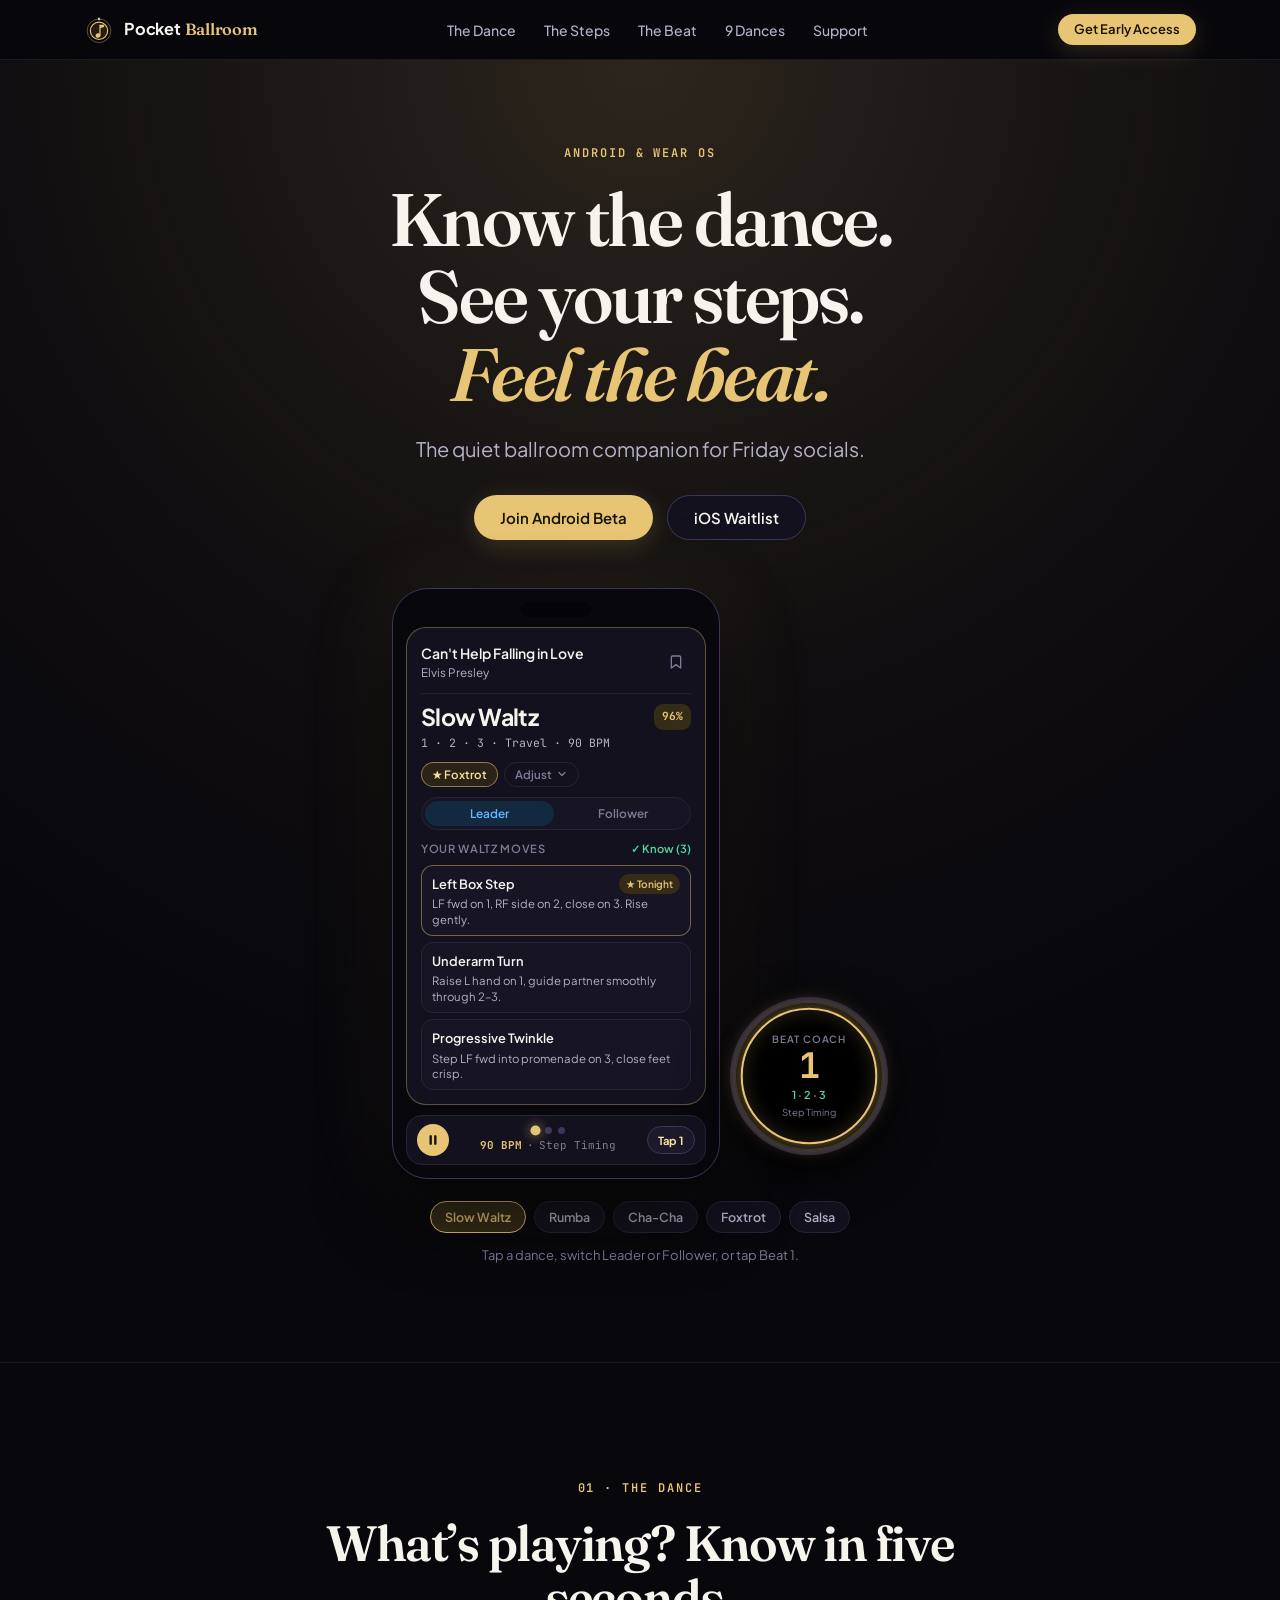
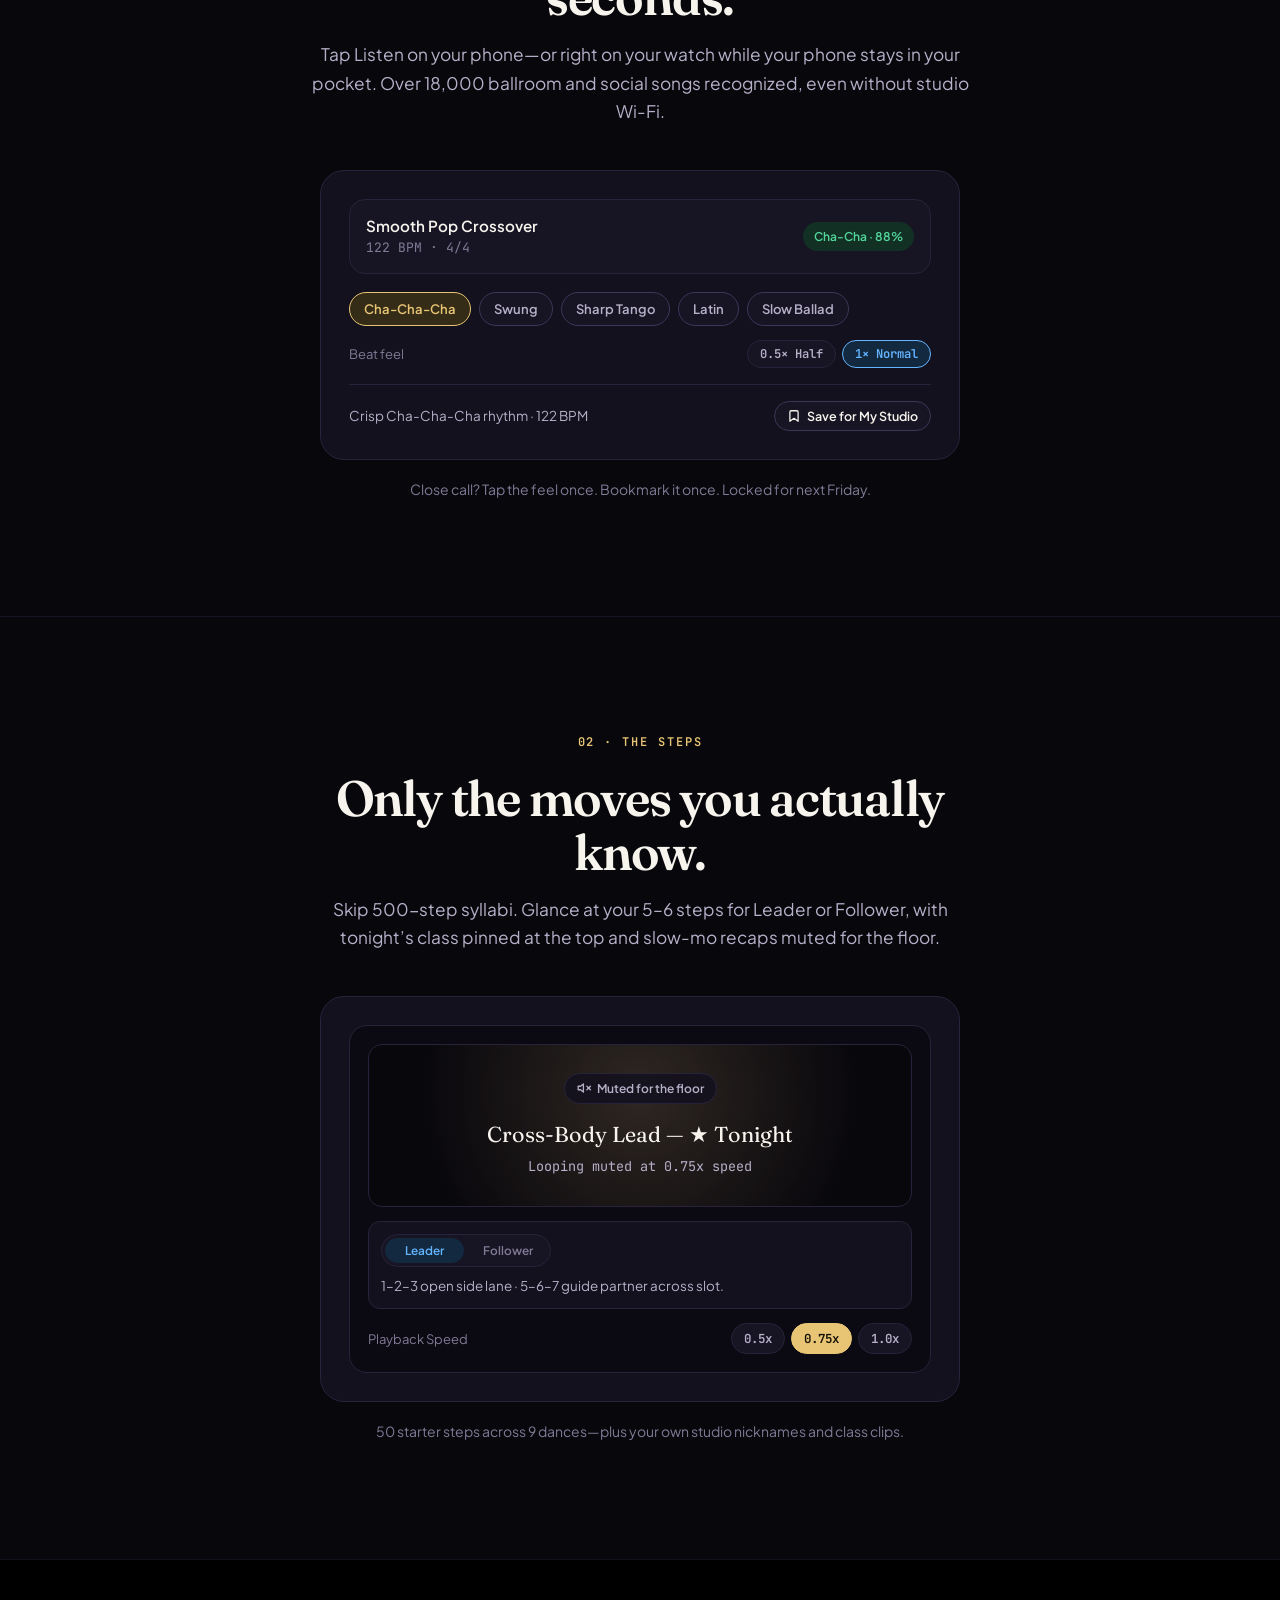
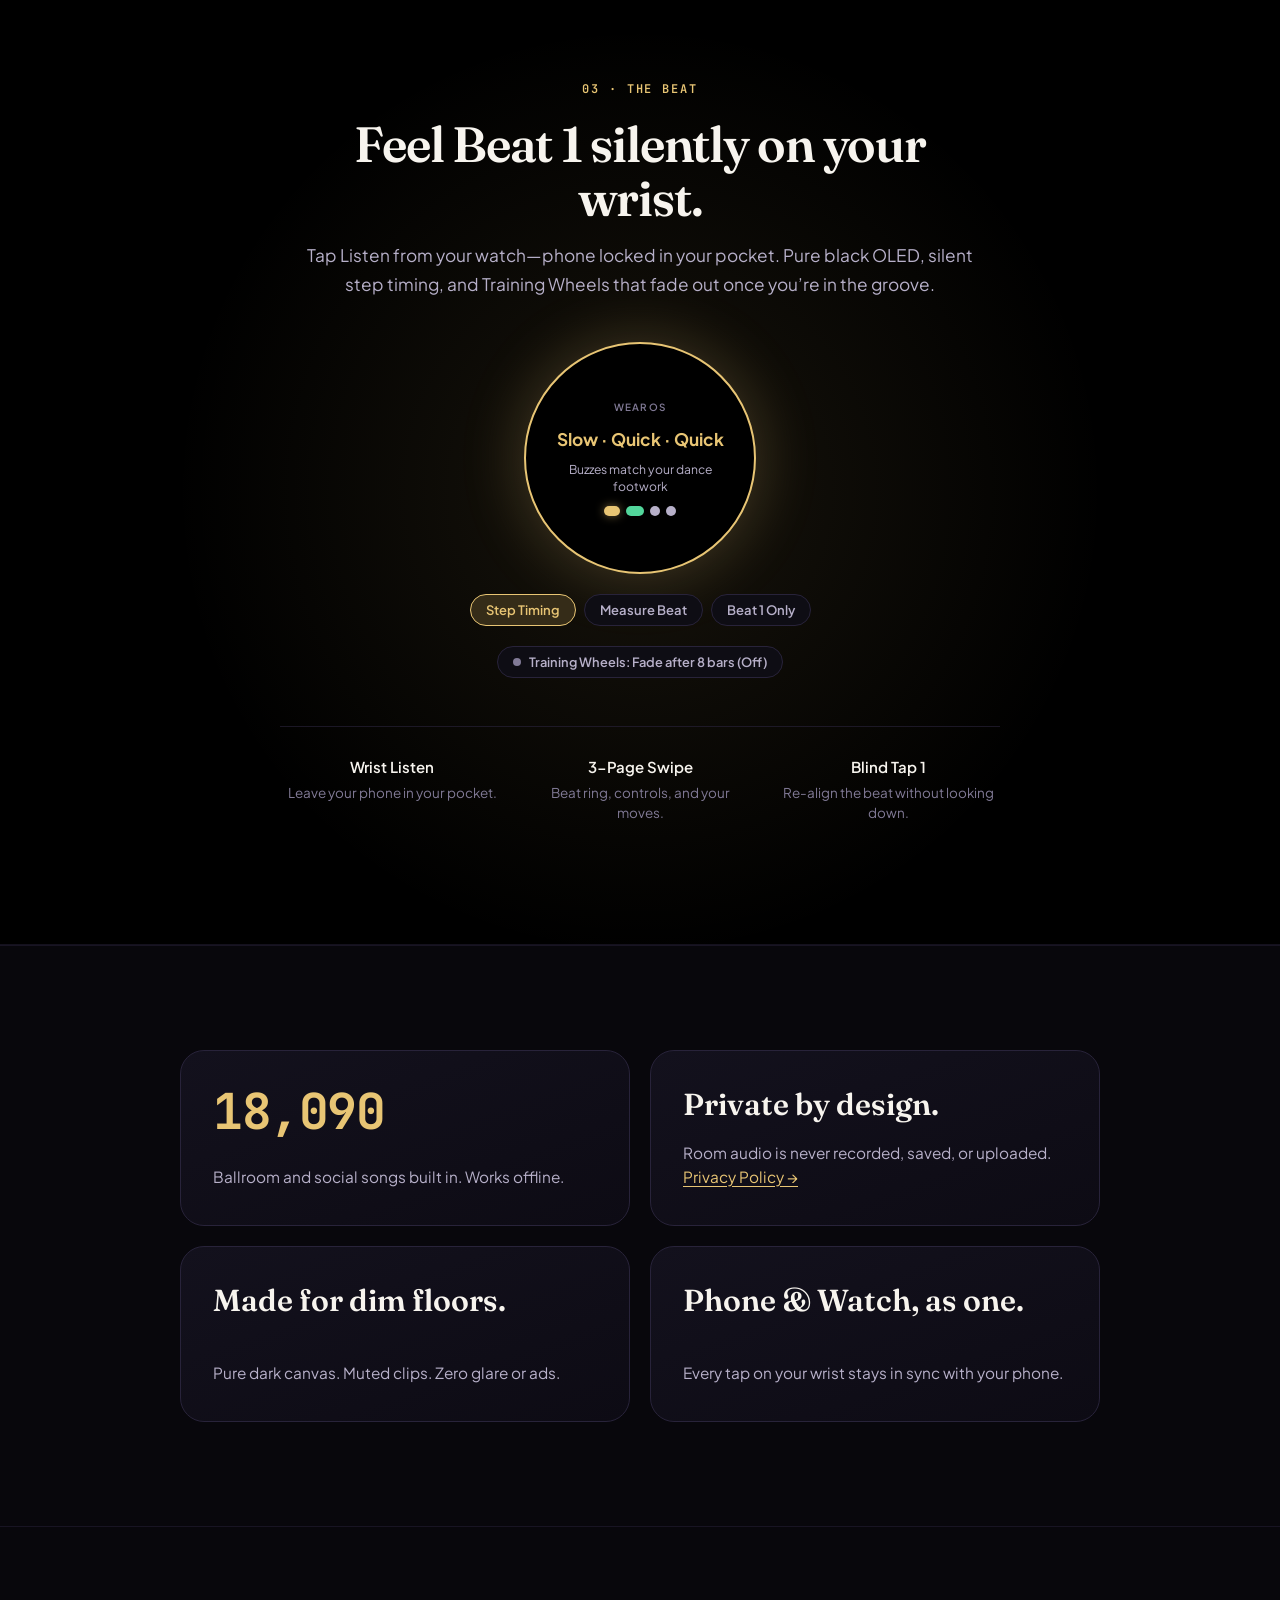
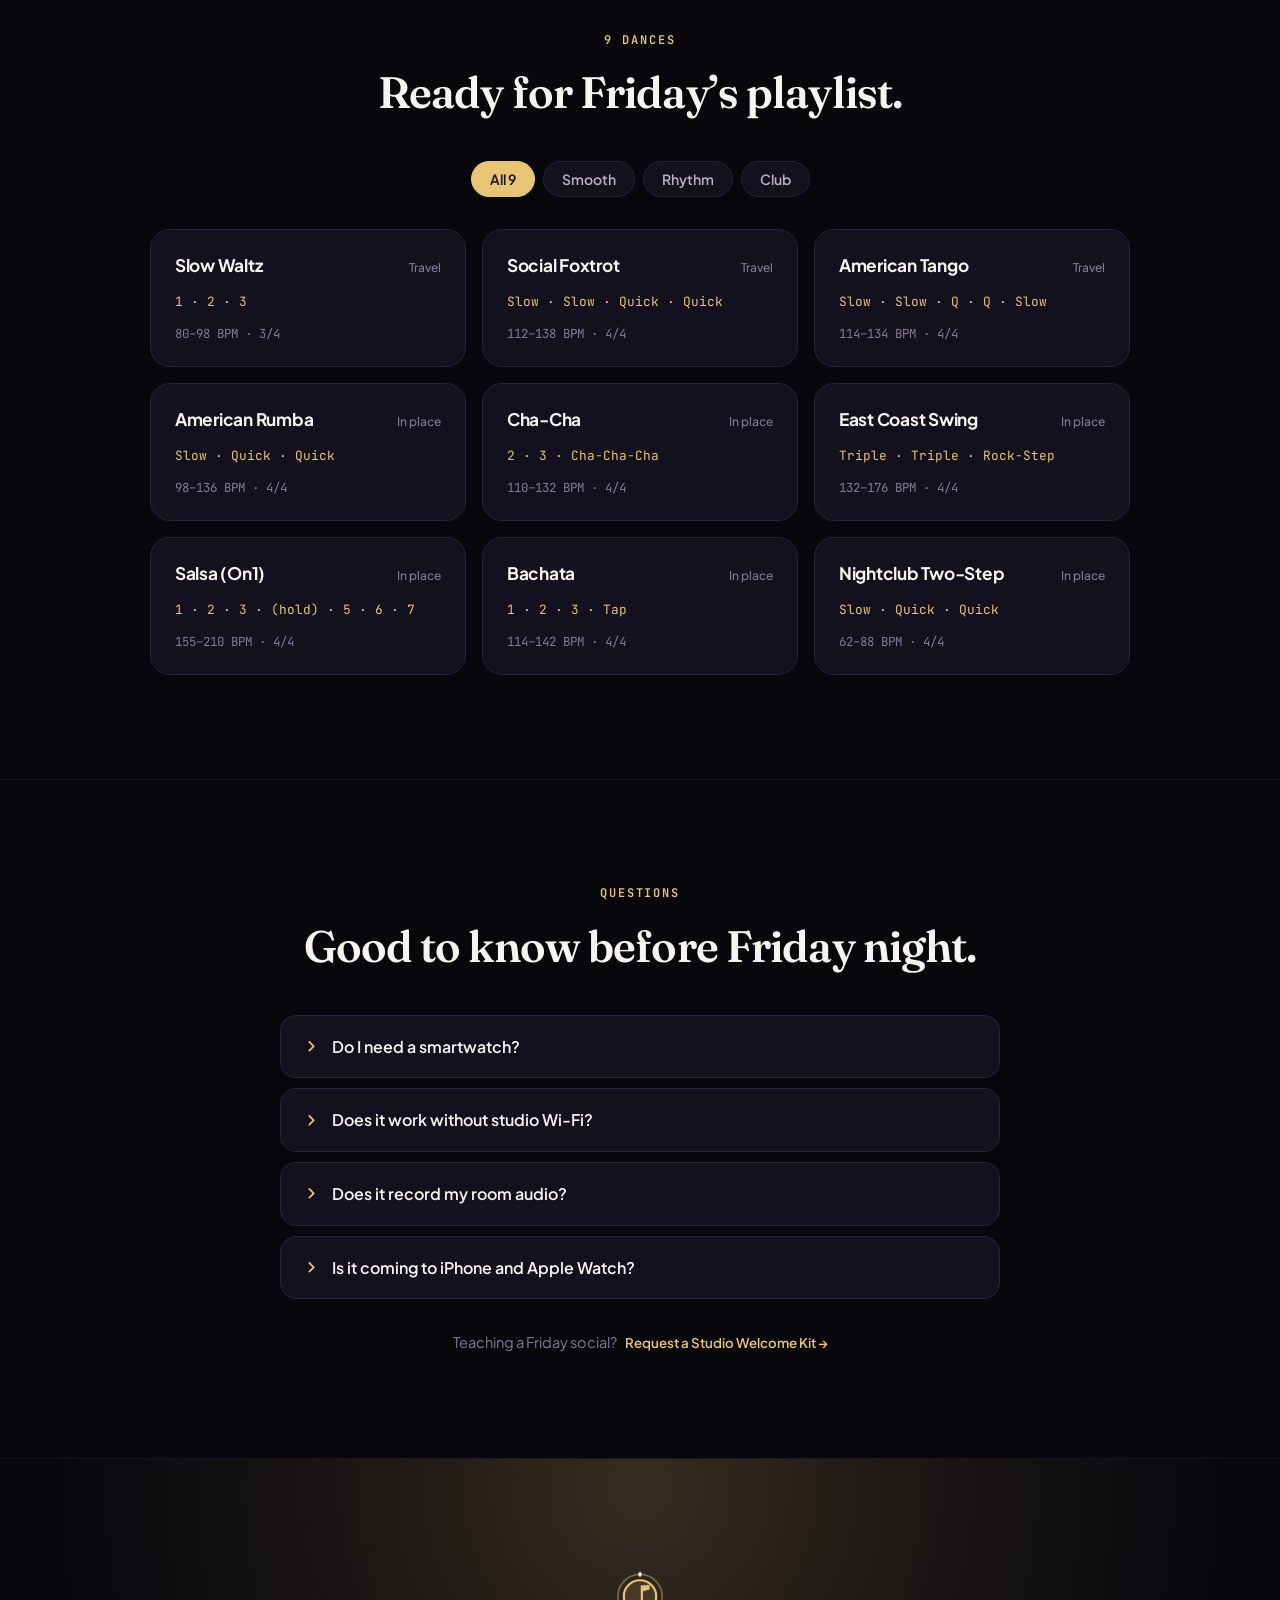
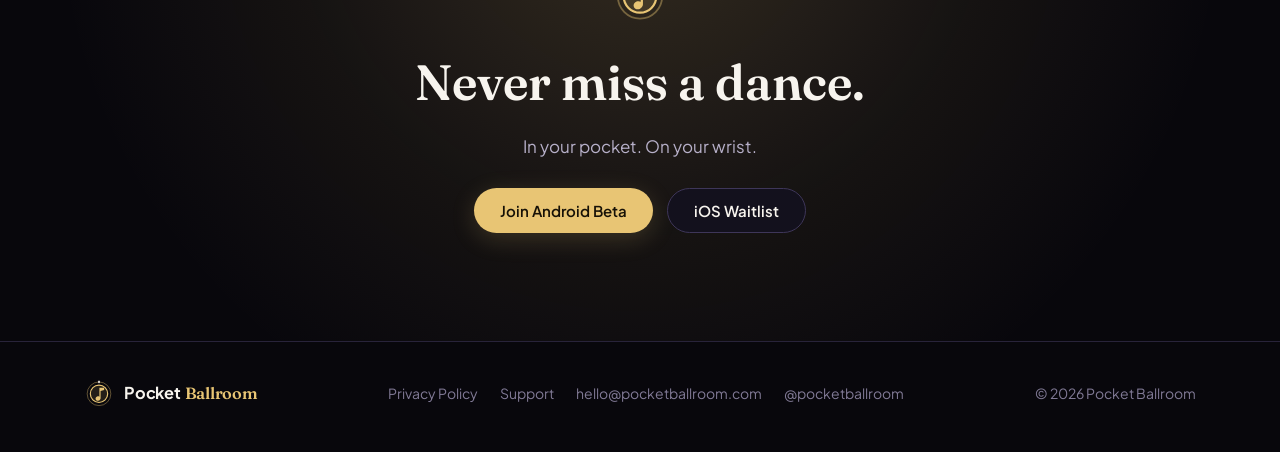
<file: index.html>
<!DOCTYPE html>
<html lang="en">
<head>
  <meta charset="UTF-8">
  <meta name="viewport" content="width=device-width, initial-scale=1.0">
  <title>Pocket Ballroom — Know the Dance, See Your Steps, Feel Beat 1</title>
  <meta name="description" content="The quiet ballroom companion for Friday socials. Know what dance is playing in five seconds, glance at your steps, and feel Beat 1 silently on your wrist.">
  <link rel="canonical" href="https://pocketballroom.com/">
  <meta name="theme-color" content="#08070C">

  <!-- Open Graph / Social Preview -->
  <meta property="og:type" content="website">
  <meta property="og:site_name" content="Pocket Ballroom">
  <meta property="og:title" content="Pocket Ballroom — Know the Dance, See Your Steps, Feel Beat 1">
  <meta property="og:description" content="The quiet ballroom companion for Friday socials. Know what dance is playing in five seconds, glance at your steps, and feel Beat 1 silently on your wrist.">
  <meta property="og:url" content="https://pocketballroom.com/">
  <meta property="og:image" content="https://pocketballroom.com/assets/og-card.png">
  <meta property="og:image:width" content="1200">
  <meta property="og:image:height" content="630">
  <meta name="twitter:card" content="summary_large_image">
  <meta name="twitter:site" content="@pocketballroom">
  <meta name="twitter:title" content="Pocket Ballroom — Know the dance. See your steps. Feel the beat.">
  <meta name="twitter:description" content="The quiet ballroom companion for Friday socials. Built for Android and Wear OS.">
  <meta name="twitter:image" content="https://pocketballroom.com/assets/og-card.png">

  <!-- Icons -->
  <link rel="icon" type="image/svg+xml" href="/assets/favicon.svg">
  <link rel="icon" type="image/png" sizes="32x32" href="/assets/favicon-32.png">
  <link rel="apple-touch-icon" sizes="180x180" href="/assets/apple-touch-icon.png">

  <!-- Google Fonts: Fraunces (Editorial Display), Plus Jakarta Sans (UI), JetBrains Mono (Rhythm/BPM) -->
  <link rel="preconnect" href="https://fonts.googleapis.com">
  <link rel="preconnect" href="https://fonts.gstatic.com" crossorigin>
  <link href="https://fonts.googleapis.com/css2?family=Fraunces:ital,opsz,wght@0,9..144,600;0,9..144,700;1,9..144,600&family=JetBrains+Mono:wght@500;600;700&family=Plus+Jakarta+Sans:wght@400;500;600;700&display=swap" rel="stylesheet">

  <link rel="stylesheet" href="/css/tokens.css">
  <link rel="stylesheet" href="/css/styles.css">

  <script type="application/ld+json">
  {
    "@context": "https://schema.org",
    "@type": "SoftwareApplication",
    "name": "Pocket Ballroom",
    "operatingSystem": "Android, Wear OS",
    "applicationCategory": "MusicApplication",
    "description": "The quiet ballroom companion for Friday socials. Identify the dance in five seconds, glance at the moves you know, and feel Beat 1 silently on your wrist.",
    "url": "https://pocketballroom.com",
    "offers": {
      "@type": "Offer",
      "price": "0",
      "priceCurrency": "USD"
    }
  }
  </script>

  <script defer src="/config.js"></script>
  <script defer src="/js/app.js"></script>
</head>
<body>

  <!-- Compact Auto-Hiding Navigation -->
  <header class="site-header" id="site-header">
    <div class="container nav-inner">
      <a href="/" class="brand-lockup" aria-label="Pocket Ballroom Home">
        <img src="/assets/emblem.svg" alt="" class="emblem" width="30" height="30">
        <span class="brand-wordmark">
          <span class="word-pocket">Pocket</span>
          <span class="word-ballroom">Ballroom</span>
        </span>
      </a>

      <nav aria-label="Primary">
        <ul class="nav-links" id="nav-links">
          <li><a href="#the-dance">The Dance</a></li>
          <li><a href="#the-steps">The Steps</a></li>
          <li><a href="#the-beat">The Beat</a></li>
          <li><a href="#dances">9 Dances</a></li>
          <li><a href="/support/">Support</a></li>
        </ul>
      </nav>

      <div class="nav-actions">
        <a href="#early-access" class="btn btn-gold btn-sm" data-cta="android" data-open-modal="android">Get Early Access</a>
        <button type="button" class="mobile-menu-btn" id="mobile-menu-btn" aria-label="Toggle menu" aria-expanded="false">
          <svg width="20" height="20" viewBox="0 0 24 24" fill="none" stroke="currentColor" stroke-width="2" stroke-linecap="round" aria-hidden="true">
            <line x1="4" y1="7" x2="20" y2="7"></line>
            <line x1="4" y1="12" x2="20" y2="12"></line>
            <line x1="4" y1="17" x2="20" y2="17"></line>
          </svg>
        </button>
      </div>
    </div>
  </header>

  <main>

    <!-- Act 1: Centered Cinematic Hero -->
    <section class="hero">
      <div class="container">
        <div class="hero-intro">
          <p class="eyebrow">Android &amp; Wear OS</p>
          <h1 class="hero-title">Know the dance.<br>See your steps.<br><em>Feel the beat.</em></h1>
          <p class="hero-sub">The quiet ballroom companion for Friday socials.</p>

          <div class="hero-ctas cta-row-centered">
            <a href="#early-access" class="btn btn-gold" data-cta="android" data-open-modal="android">Join Android Beta</a>
            <button type="button" class="btn btn-outline" data-open-modal="ios">iOS Waitlist</button>
          </div>
        </div>

        <!-- Centered Interactive Studio Stage -->
        <div class="hero-stage">
          <div class="stage-devices">
            <div class="phone-frame" aria-label="Interactive Pocket Ballroom Listen screen preview">
              <div class="phone-notch" aria-hidden="true"></div>
              <div class="phone-screen">
                <div class="party-card">
                  <div class="hero-song-row">
                    <div class="hero-song-info">
                      <div class="hero-song-title" id="hero-song-title">Can't Help Falling in Love</div>
                      <div class="hero-song-artist" id="hero-song-artist">Elvis Presley</div>
                    </div>
                    <button type="button" class="bookmark-btn" id="hero-bookmark-btn" aria-label="Save song to Studio Memory" aria-pressed="false">
                      <svg width="16" height="16" viewBox="0 0 24 24" fill="none" stroke="currentColor" stroke-width="2" stroke-linecap="round" stroke-linejoin="round" aria-hidden="true">
                        <path d="M19 21l-7-5-7 5V5a2 2 0 0 1 2-2h10a2 2 0 0 1 2 2z"></path>
                      </svg>
                    </button>
                  </div>

                  <div class="hero-dance-row">
                    <div class="hero-dance-heading">
                      <div class="party-dance-name" id="hero-dance-name">Slow Waltz</div>
                      <div class="hero-subline tabular" id="hero-subline">1 · 2 · 3 · Travel · 90 BPM</div>
                    </div>
                    <span class="confidence-pill tabular" id="hero-confidence">96%</span>
                  </div>

                  <div class="hero-alt-row">
                    <button type="button" class="alt-pill" id="hero-alt-pill">★ Foxtrot</button>
                    <button type="button" class="adjust-pill" id="hero-adjust-btn" aria-expanded="false" aria-controls="hero-adjust-drawer">
                      <span>Adjust</span>
                      <svg class="adjust-chevron" width="12" height="12" viewBox="0 0 24 24" fill="none" stroke="currentColor" stroke-width="2.4" stroke-linecap="round" stroke-linejoin="round" aria-hidden="true"><polyline points="6 9 12 15 18 9"/></svg>
                    </button>
                  </div>

                  <div class="adjust-drawer" id="hero-adjust-drawer" hidden>
                    <button type="button" class="adjust-chip" id="hero-octave-btn">Double speed</button>
                    <span class="adjust-feel-note">Swung · Latin · Sharp Tango</span>
                  </div>

                  <div class="role-toggle" role="group" aria-label="Select dance role">
                    <button type="button" class="role-btn active-lead" id="role-lead-btn" aria-pressed="true">Leader</button>
                    <button type="button" class="role-btn" id="role-follow-btn" aria-pressed="false">Follower</button>
                  </div>

                  <div class="steps-heading">
                    <span id="hero-moves-heading">Your Waltz Moves</span>
                    <span class="know-badge">✓ Know (3)</span>
                  </div>

                  <div class="step-list" id="hero-steps"></div>
                </div>

                <!-- Docked Live Beat Bar -->
                <div class="beat-bar" aria-label="Live Beat Coach Bar">
                  <button type="button" class="beat-toggle-btn" id="hero-beat-toggle" aria-label="Pause beat coach">
                    <svg class="icon-pause" width="14" height="14" viewBox="0 0 24 24" fill="currentColor" aria-hidden="true">
                      <rect x="6" y="4" width="4" height="16" rx="1"></rect>
                      <rect x="14" y="4" width="4" height="16" rx="1"></rect>
                    </svg>
                    <svg class="icon-play" width="14" height="14" viewBox="0 0 24 24" fill="currentColor" aria-hidden="true">
                      <polygon points="6 4 20 12 6 20 6 4"></polygon>
                    </svg>
                  </button>

                  <div class="beat-bar-center">
                    <div class="beat-dots" id="hero-beat-dots" aria-hidden="true"></div>
                    <div class="beat-bar-meta tabular">
                      <span class="bpm-val" id="hero-bpm">90 BPM</span>
                      <span class="sep">·</span>
                      <span>Step Timing</span>
                    </div>
                  </div>

                  <button type="button" class="snap-btn" id="hero-snap-btn">Tap 1</button>
                </div>
              </div>
            </div>

            <!-- Wear OS Watch Companion -->
            <div class="watch-frame" aria-label="Wear OS Beat Coach preview">
              <div class="watch-ring" id="hero-watch-ring"></div>
              <div class="watch-label">Beat Coach</div>
              <div class="watch-beat-num" id="hero-watch-beat">1</div>
              <div class="watch-cue" id="hero-watch-cue">1 · 2 · 3</div>
              <div class="watch-mode">Step Timing</div>
            </div>
          </div>

          <div class="demo-switcher" role="group" aria-label="Try sample dances">
            <button type="button" class="demo-chip active" data-demo-dance="waltz">Slow Waltz</button>
            <button type="button" class="demo-chip" data-demo-dance="rumba">Rumba</button>
            <button type="button" class="demo-chip" data-demo-dance="chacha">Cha-Cha</button>
            <button type="button" class="demo-chip" data-demo-dance="foxtrot">Foxtrot</button>
            <button type="button" class="demo-chip" data-demo-dance="salsa">Salsa</button>
          </div>
          <p class="stage-hint">Tap a dance, switch Leader or Follower, or tap Beat 1.</p>
        </div>
      </div>
    </section>

    <!-- Act 2: Chapter 01 — The Dance -->
    <section class="chapter reveal" id="the-dance">
      <div class="container">
        <div class="chapter-header">
          <p class="eyebrow">01 · The Dance</p>
          <h2 class="chapter-title">What’s playing? Know in five seconds.</h2>
          <p class="chapter-lead">
            Tap Listen on your phone—or right on your watch while your phone stays in your pocket. Over 18,000 ballroom and social songs recognized, even without studio Wi-Fi.
          </p>
        </div>

        <div class="chapter-visual">
          <div class="feature-card-panel">
            <div class="song-match-row">
              <div>
                <div class="song-title">Smooth Pop Crossover</div>
                <div class="song-artist tabular" id="f1-bpm-readout">122 BPM · 4/4</div>
              </div>
              <span class="match-badge" id="feel-match-badge">Cha-Cha · 88%</span>
            </div>

            <div class="feel-chips-wrap" role="group" aria-label="Try musical feel">
              <button type="button" class="feel-chip active" data-feel="chacha">Cha-Cha-Cha</button>
              <button type="button" class="feel-chip" data-feel="swung">Swung</button>
              <button type="button" class="feel-chip" data-feel="tango">Sharp Tango</button>
              <button type="button" class="feel-chip" data-feel="latin">Latin</button>
              <button type="button" class="feel-chip" data-feel="ballad">Slow Ballad</button>
            </div>

            <div class="octave-row">
              <span class="octave-label">Beat feel</span>
              <div class="octave-pills" role="group" aria-label="Try half-time or normal tempo">
                <button type="button" class="octave-pill" data-octave="0.5">0.5× Half</button>
                <button type="button" class="octave-pill active" data-octave="1">1× Normal</button>
              </div>
            </div>

            <div class="dj-memory-bar">
              <span id="feel-match-note">Crisp Cha-Cha-Cha rhythm · 122 BPM</span>
              <button type="button" class="save-studio-btn" id="f1-bookmark-btn" aria-pressed="false">
                <svg width="14" height="14" viewBox="0 0 24 24" fill="none" stroke="currentColor" stroke-width="2.2" stroke-linecap="round" stroke-linejoin="round" aria-hidden="true"><path d="M19 21l-7-5-7 5V5a2 2 0 0 1 2-2h10a2 2 0 0 1 2 2z"/></svg>
                <span id="f1-bookmark-label">Save for My Studio</span>
              </button>
            </div>
          </div>
          <p class="chapter-caption">Close call? Tap the feel once. Bookmark it once. Locked for next Friday.</p>
        </div>
      </div>
    </section>

    <!-- Act 3: Chapter 02 — The Steps -->
    <section class="chapter reveal" id="the-steps">
      <div class="container">
        <div class="chapter-header">
          <p class="eyebrow">02 · The Steps</p>
          <h2 class="chapter-title">Only the moves you actually know.</h2>
          <p class="chapter-lead">
            Skip 500-step syllabi. Glance at your 5–6 steps for Leader or Follower, with tonight’s class pinned at the top and slow-mo recaps muted for the floor.
          </p>
        </div>

        <div class="chapter-visual">
          <div class="feature-card-panel">
            <div class="muted-player">
              <div class="player-viewport">
                <div class="muted-pill">
                  <svg width="14" height="14" viewBox="0 0 24 24" fill="none" stroke="currentColor" stroke-width="2.2" stroke-linecap="round" stroke-linejoin="round" aria-hidden="true"><polygon points="11 5 6 9 2 9 2 15 6 15 11 19 11 5"/><line x1="23" y1="9" x2="17" y2="15"/><line x1="17" y1="9" x2="23" y2="15"/></svg>
                  Muted for the floor
                </div>
                <div class="player-step-title">Cross-Body Lead — ★ Tonight</div>
                <div class="player-step-sub tabular" id="speed-readout">Looping muted at 0.75x speed</div>
              </div>

              <div class="player-cue-strip">
                <div class="role-toggle role-toggle-sm" role="group" aria-label="Preview step cue by role">
                  <button type="button" class="role-btn active-lead" data-f2-role="lead" aria-pressed="true">Leader</button>
                  <button type="button" class="role-btn" data-f2-role="follow" aria-pressed="false">Follower</button>
                </div>
                <p class="player-cue-text" id="f2-cue-text">1–2–3 open side lane · 5–6–7 guide partner across slot.</p>
              </div>

              <div class="speed-row">
                <span class="speed-row-label">Playback Speed</span>
                <div class="speed-pills" role="group" aria-label="Demo playback speed">
                  <button type="button" class="speed-pill" data-speed="0.5x">0.5x</button>
                  <button type="button" class="speed-pill active" data-speed="0.75x">0.75x</button>
                  <button type="button" class="speed-pill" data-speed="1.0x">1.0x</button>
                </div>
              </div>
            </div>
          </div>
          <p class="chapter-caption">50 starter steps across 9 dances—plus your own studio nicknames and class clips.</p>
        </div>
      </div>
    </section>

    <!-- Act 4: Chapter 03 — The Beat (Full-Bleed Pure OLED Black) -->
    <section class="chapter-oled reveal" id="the-beat">
      <div class="container">
        <div class="chapter-header">
          <p class="eyebrow">03 · The Beat</p>
          <h2 class="chapter-title">Feel Beat 1 silently on your wrist.</h2>
          <p class="chapter-lead">
            Tap Listen from your watch—phone locked in your pocket. Pure black OLED, silent step timing, and Training Wheels that fade out once you’re in the groove.
          </p>
        </div>

        <div class="oled-stage">
          <div class="oled-watch-dial oled-watch-dial-lg">
            <span class="watch-label">Wear OS</span>
            <strong class="oled-mode-title" id="oled-mode-title">Slow · Quick · Quick</strong>
            <span class="oled-mode-sub" id="oled-mode-sub">Buzzes match your dance footwork</span>
            <div class="oled-rhythm-bar" id="oled-rhythm-bar" aria-hidden="true"></div>
          </div>

          <div class="oled-modes" role="group" aria-label="Watch haptic modes">
            <button type="button" class="oled-mode-pill active" data-watch-mode="steps">Step Timing</button>
            <button type="button" class="oled-mode-pill" data-watch-mode="beats">Measure Beat</button>
            <button type="button" class="oled-mode-pill" data-watch-mode="beat1">Beat 1 Only</button>
          </div>

          <button type="button" class="fade-toggle-pill" id="oled-fade-toggle" aria-pressed="false">
            <span class="fade-dot" aria-hidden="true"></span>
            <span id="oled-fade-label">Training Wheels: Fade after 8 bars (Off)</span>
          </button>

          <div class="watch-highlights">
            <div class="watch-highlight">
              <h3>Wrist Listen</h3>
              <p>Leave your phone in your pocket.</p>
            </div>
            <div class="watch-highlight">
              <h3>3-Page Swipe</h3>
              <p>Beat ring, controls, and your moves.</p>
            </div>
            <div class="watch-highlight">
              <h3>Blind Tap 1</h3>
              <p>Re-align the beat without looking down.</p>
            </div>
          </div>
        </div>
      </div>
    </section>

    <!-- Act 5: Bento Highlights -->
    <section class="section reveal" aria-label="Core highlights">
      <div class="container">
        <div class="bento-grid">
          <div class="bento-card">
            <div class="bento-stat tabular">18,090</div>
            <p class="bento-desc">Ballroom and social songs built in. Works offline.</p>
          </div>

          <div class="bento-card">
            <h2 class="bento-heading">Private by design.</h2>
            <p class="bento-desc">Room audio is never recorded, saved, or uploaded. <a href="/privacy/" class="link-gold">Privacy Policy →</a></p>
          </div>

          <div class="bento-card">
            <h2 class="bento-heading">Made for dim floors.</h2>
            <p class="bento-desc">Pure dark canvas. Muted clips. Zero glare or ads.</p>
          </div>

          <div class="bento-card">
            <h2 class="bento-heading">Phone &amp; Watch, as one.</h2>
            <p class="bento-desc">Every tap on your wrist stays in sync with your phone.</p>
          </div>
        </div>
      </div>
    </section>

    <!-- Act 6: The 9 Dances -->
    <section class="section reveal" id="dances">
      <div class="container">
        <div class="section-header centered">
          <p class="eyebrow">9 Dances</p>
          <h2 class="section-title">Ready for Friday’s playlist.</h2>
        </div>

        <div class="dance-filters" role="group" aria-label="Filter dances by style">
          <button type="button" class="filter-btn active" data-dance-filter="all">All 9</button>
          <button type="button" class="filter-btn" data-dance-filter="smooth">Smooth</button>
          <button type="button" class="filter-btn" data-dance-filter="rhythm">Rhythm</button>
          <button type="button" class="filter-btn" data-dance-filter="club">Club</button>
        </div>

        <div class="dances-grid">
          <article class="dance-card" data-category="smooth">
            <div class="dance-card-head">
              <h3 class="dance-card-title">Slow Waltz</h3>
              <span class="dance-lane">Travel</span>
            </div>
            <div class="dance-timing">1 · 2 · 3</div>
            <div class="dance-meta tabular">80–98 BPM · 3/4</div>
          </article>

          <article class="dance-card" data-category="smooth">
            <div class="dance-card-head">
              <h3 class="dance-card-title">Social Foxtrot</h3>
              <span class="dance-lane">Travel</span>
            </div>
            <div class="dance-timing">Slow · Slow · Quick · Quick</div>
            <div class="dance-meta tabular">112–138 BPM · 4/4</div>
          </article>

          <article class="dance-card" data-category="smooth">
            <div class="dance-card-head">
              <h3 class="dance-card-title">American Tango</h3>
              <span class="dance-lane">Travel</span>
            </div>
            <div class="dance-timing">Slow · Slow · Q · Q · Slow</div>
            <div class="dance-meta tabular">114–134 BPM · 4/4</div>
          </article>

          <article class="dance-card" data-category="rhythm">
            <div class="dance-card-head">
              <h3 class="dance-card-title">American Rumba</h3>
              <span class="dance-lane">In place</span>
            </div>
            <div class="dance-timing">Slow · Quick · Quick</div>
            <div class="dance-meta tabular">98–136 BPM · 4/4</div>
          </article>

          <article class="dance-card" data-category="rhythm">
            <div class="dance-card-head">
              <h3 class="dance-card-title">Cha-Cha</h3>
              <span class="dance-lane">In place</span>
            </div>
            <div class="dance-timing">2 · 3 · Cha-Cha-Cha</div>
            <div class="dance-meta tabular">110–132 BPM · 4/4</div>
          </article>

          <article class="dance-card" data-category="rhythm">
            <div class="dance-card-head">
              <h3 class="dance-card-title">East Coast Swing</h3>
              <span class="dance-lane">In place</span>
            </div>
            <div class="dance-timing">Triple · Triple · Rock-Step</div>
            <div class="dance-meta tabular">132–176 BPM · 4/4</div>
          </article>

          <article class="dance-card" data-category="club">
            <div class="dance-card-head">
              <h3 class="dance-card-title">Salsa (On1)</h3>
              <span class="dance-lane">In place</span>
            </div>
            <div class="dance-timing">1 · 2 · 3 · (hold) · 5 · 6 · 7</div>
            <div class="dance-meta tabular">155–210 BPM · 4/4</div>
          </article>

          <article class="dance-card" data-category="club">
            <div class="dance-card-head">
              <h3 class="dance-card-title">Bachata</h3>
              <span class="dance-lane">In place</span>
            </div>
            <div class="dance-timing">1 · 2 · 3 · Tap</div>
            <div class="dance-meta tabular">114–142 BPM · 4/4</div>
          </article>

          <article class="dance-card" data-category="club">
            <div class="dance-card-head">
              <h3 class="dance-card-title">Nightclub Two-Step</h3>
              <span class="dance-lane">In place</span>
            </div>
            <div class="dance-timing">Slow · Quick · Quick</div>
            <div class="dance-meta tabular">62–88 BPM · 4/4</div>
          </article>
        </div>
      </div>
    </section>

    <!-- Act 7: Quiet 4-Question FAQ -->
    <section class="section reveal" id="faq" aria-labelledby="faq-heading">
      <div class="container">
        <div class="section-header centered">
          <p class="eyebrow">Questions</p>
          <h2 class="section-title" id="faq-heading">Good to know before Friday night.</h2>
        </div>

        <div class="faq-list">
          <details class="faq-item">
            <summary class="faq-trigger">Do I need a smartwatch?</summary>
            <div class="faq-panel">
              No. The Android app works completely on its own—identifying the dance, showing your steps, and pulsing the Beat Bar. A Wear OS watch simply adds silent wrist haptics and Wrist Listen.
            </div>
          </details>

          <details class="faq-item">
            <summary class="faq-trigger">Does it work without studio Wi-Fi?</summary>
            <div class="faq-panel">
              Yes. Songs, rhythm detection, your steps, class videos, and Bluetooth watch sync all work offline in basement studios.
            </div>
          </details>

          <details class="faq-item">
            <summary class="faq-trigger">Does it record my room audio?</summary>
            <div class="faq-panel">
              Never. Audio is analyzed in temporary memory and discarded immediately—never recorded, saved, or uploaded.
            </div>
          </details>

          <details class="faq-item">
            <summary class="faq-trigger">Is it coming to iPhone and Apple Watch?</summary>
            <div class="faq-panel">
              Yes—iOS and Apple Watch are next. Join the waitlist below for an early TestFlight invite.
            </div>
          </details>
        </div>

        <p class="studio-note">
          Teaching a Friday social?
          <button type="button" class="link-btn" data-open-modal="studio">Request a Studio Welcome Kit →</button>
        </p>
      </div>
    </section>

    <!-- Minimal Final CTA -->
    <section class="final-cta" id="early-access">
      <div class="container">
        <img src="/assets/emblem.svg" alt="" class="emblem-lg" width="56" height="56">
        <h2>Never miss a dance.</h2>
        <p>In your pocket. On your wrist.</p>
        <div class="hero-ctas cta-row-centered">
          <a href="#early-access" class="btn btn-gold" data-cta="android" data-open-modal="android">Join Android Beta</a>
          <button type="button" class="btn btn-outline" data-open-modal="ios">iOS Waitlist</button>
        </div>
      </div>
    </section>

  </main>

  <!-- Footer -->
  <footer class="site-footer">
    <div class="container footer-inner">
      <div class="brand-lockup">
        <img src="/assets/emblem.svg" alt="" class="emblem" width="28" height="28">
        <span class="brand-wordmark">
          <span class="word-pocket">Pocket</span>
          <span class="word-ballroom">Ballroom</span>
        </span>
      </div>

      <div class="footer-links">
        <a href="/privacy/">Privacy Policy</a>
        <a href="/support/">Support</a>
        <a href="mailto:hello@pocketballroom.com">hello@pocketballroom.com</a>
        <a href="https://instagram.com/pocketballroom" target="_blank" rel="noopener noreferrer">@pocketballroom</a>
      </div>

      <div>© <span id="year">2026</span> Pocket Ballroom</div>
    </div>
  </footer>

  <!-- Early Access / Waitlist Native Modal Dialog -->
  <dialog class="modal-dialog" id="waitlist-modal" closedby="any" aria-labelledby="modal-title">
    <button type="button" class="modal-close" id="modal-close-btn" aria-label="Close dialog">
      <svg width="18" height="18" viewBox="0 0 24 24" fill="none" stroke="currentColor" stroke-width="2.2" stroke-linecap="round" aria-hidden="true"><line x1="18" y1="6" x2="6" y2="18"/><line x1="6" y1="6" x2="18" y2="18"/></svg>
    </button>
    <h1 class="modal-title" id="modal-title">Join Android &amp; Wear OS Early Access</h1>
    <p class="modal-sub" id="modal-sub">Get invited to our Google Play closed beta before Friday’s social.</p>

    <form id="waitlist-form">
      <div class="form-group">
        <label class="form-label" for="waitlist-platform">I’m interested in</label>
        <select class="form-select" id="waitlist-platform" name="platform">
          <option value="Android + Wear OS Beta">Android + Wear OS Beta</option>
          <option value="iOS & Apple Watch Waitlist">iOS &amp; Apple Watch Waitlist</option>
          <option value="Studio Instructor / Host">Studio Instructor / Host</option>
        </select>
      </div>

      <div class="form-group">
        <label class="form-label" for="waitlist-email">Email address</label>
        <input class="form-input" id="waitlist-email" name="email" type="email" inputmode="email" required placeholder="you@example.com" autocomplete="email" autofocus>
      </div>

      <div class="form-group">
        <label class="form-label" for="waitlist-studio">Studio or city (optional)</label>
        <input class="form-input" id="waitlist-studio" name="studio" type="text" placeholder="e.g., Friday Social · Seattle">
      </div>

      <button type="submit" class="btn btn-gold btn-full">Request Invite</button>
      <div class="form-status" id="waitlist-status" role="status" aria-live="polite"></div>
    </form>
  </dialog>

</body>
</html>
</file>
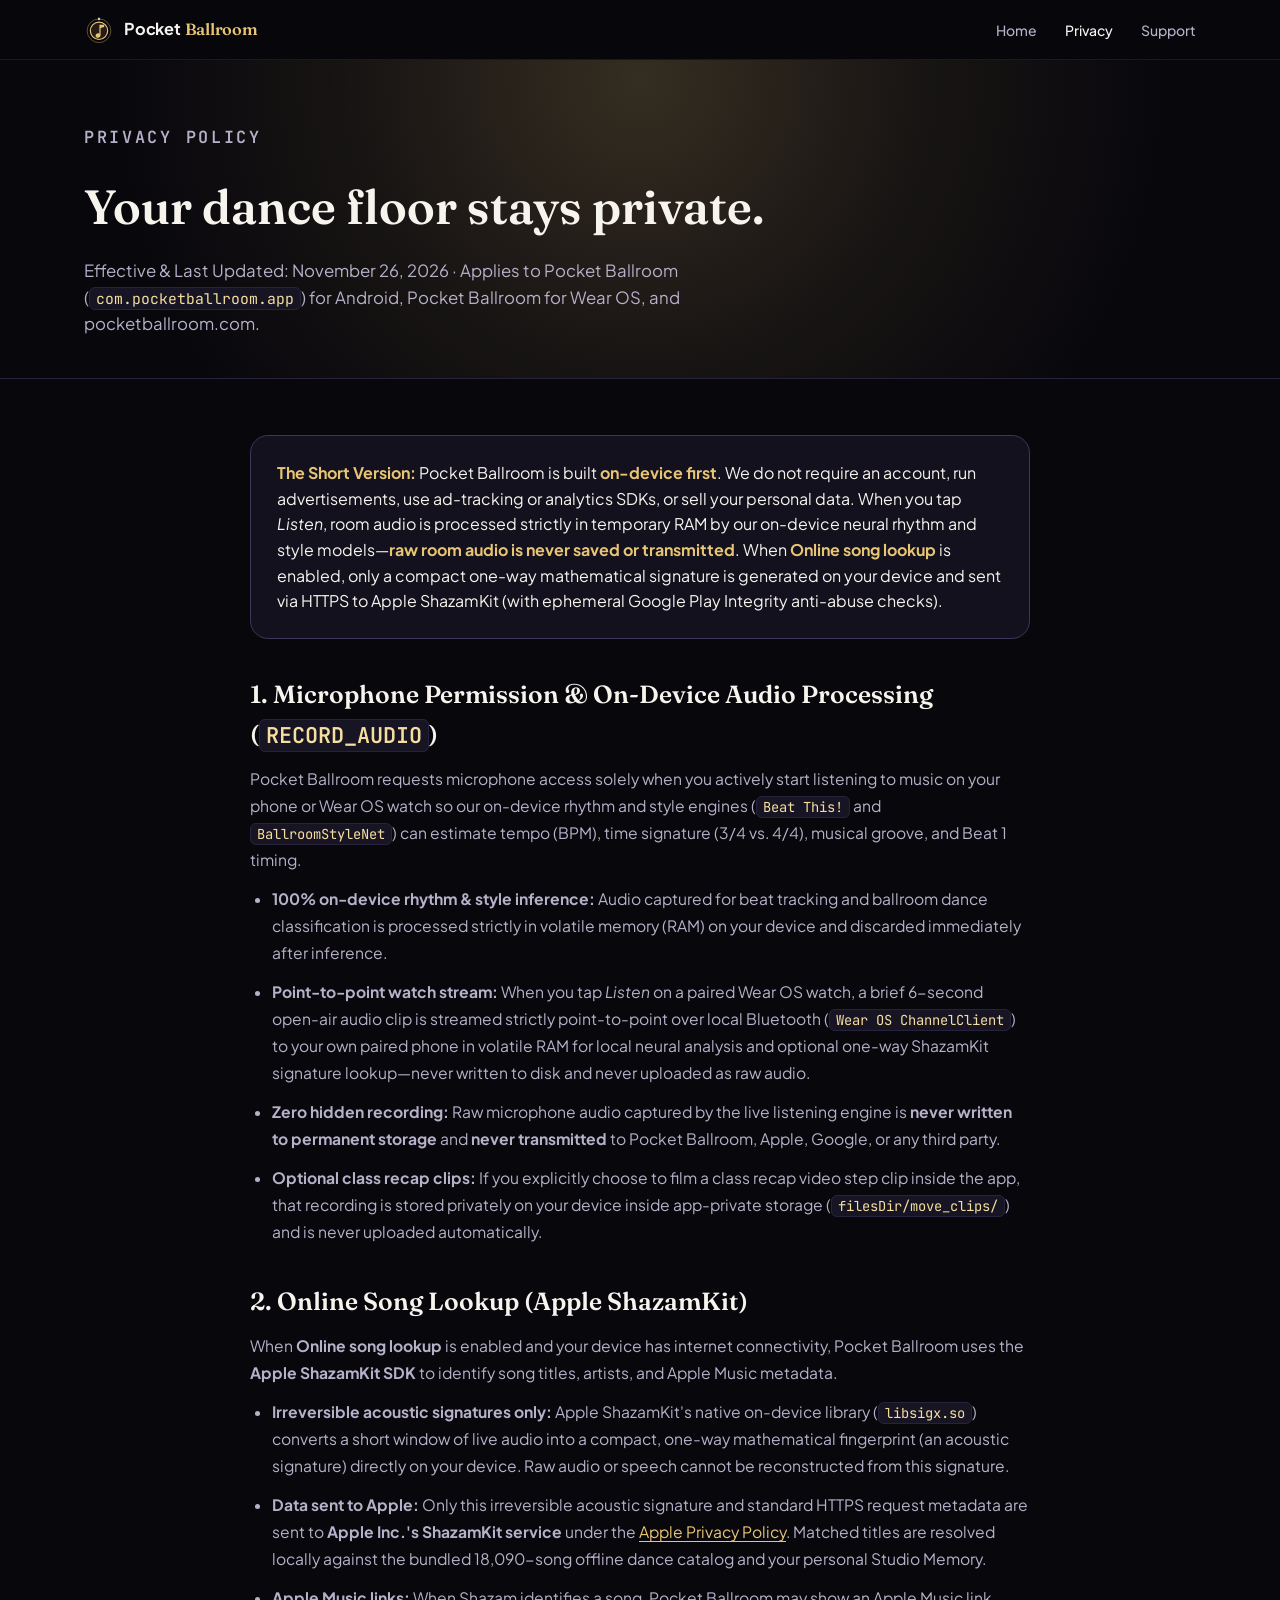
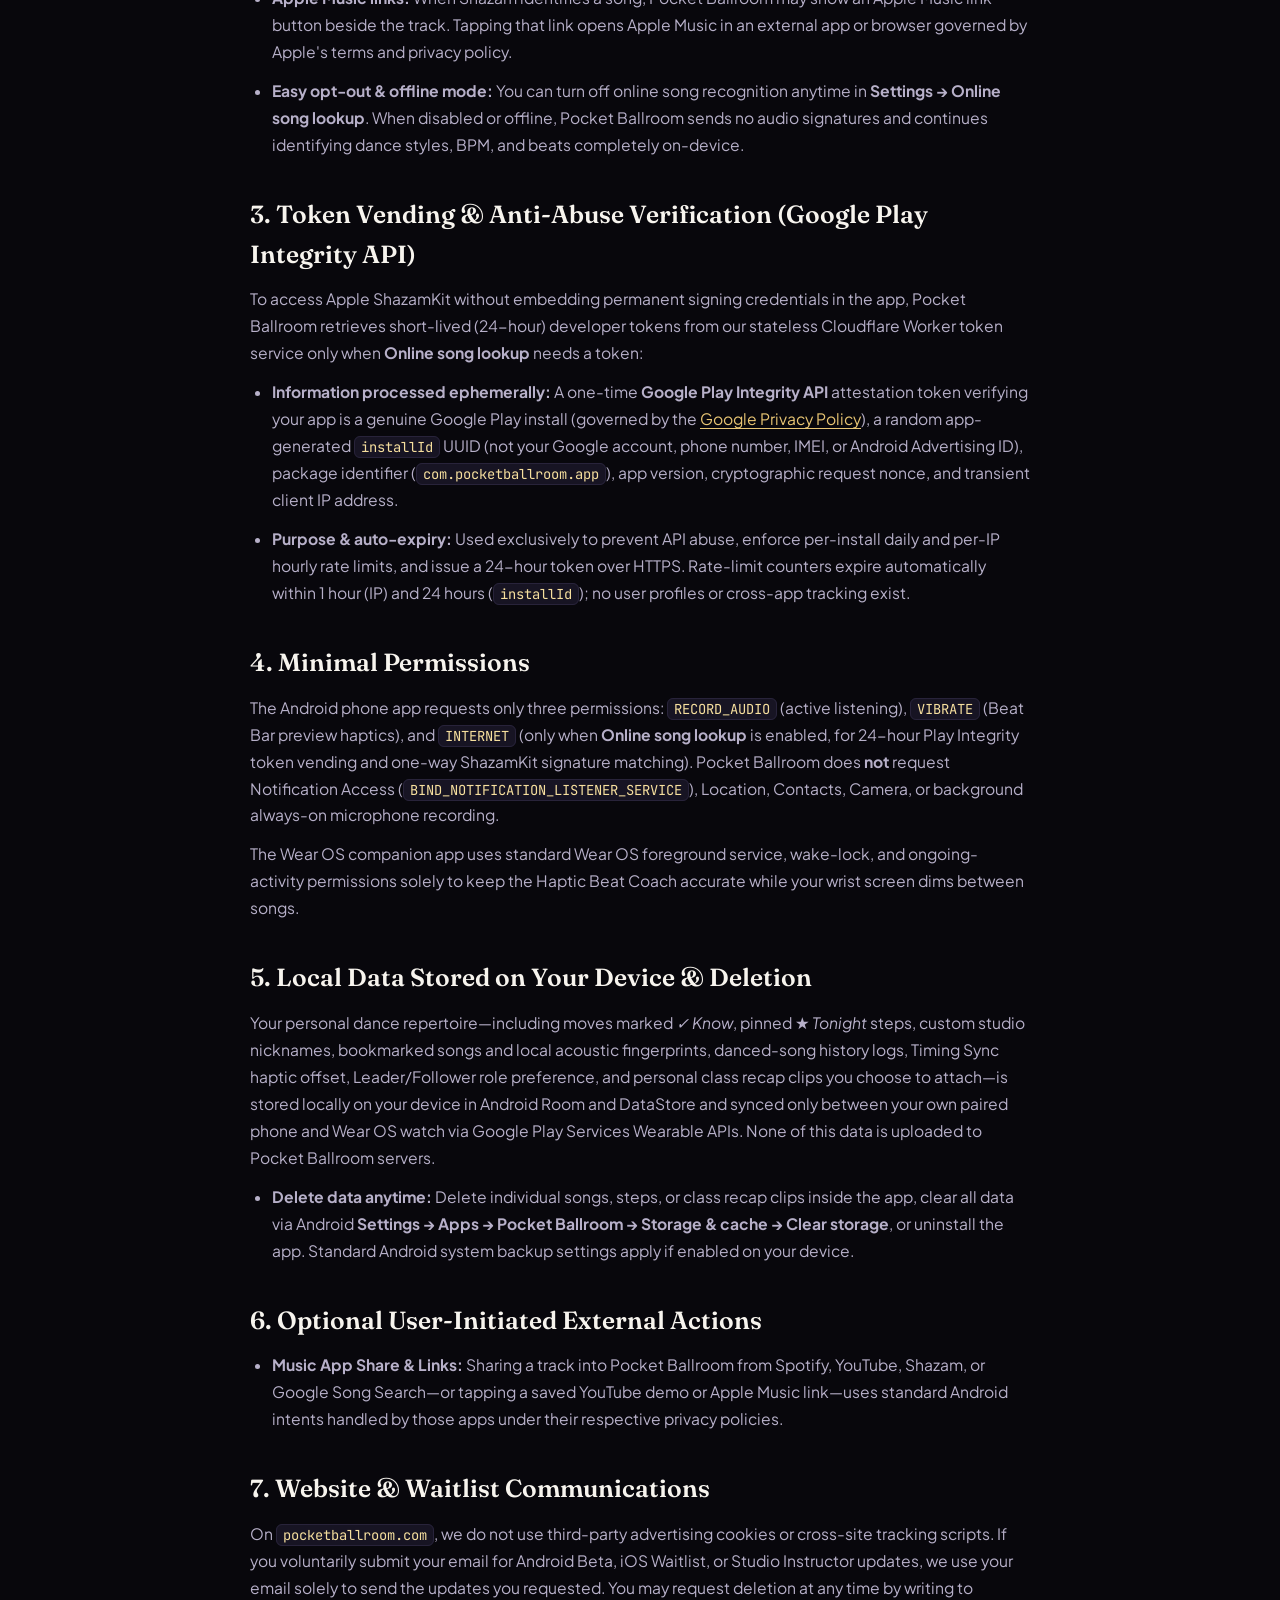
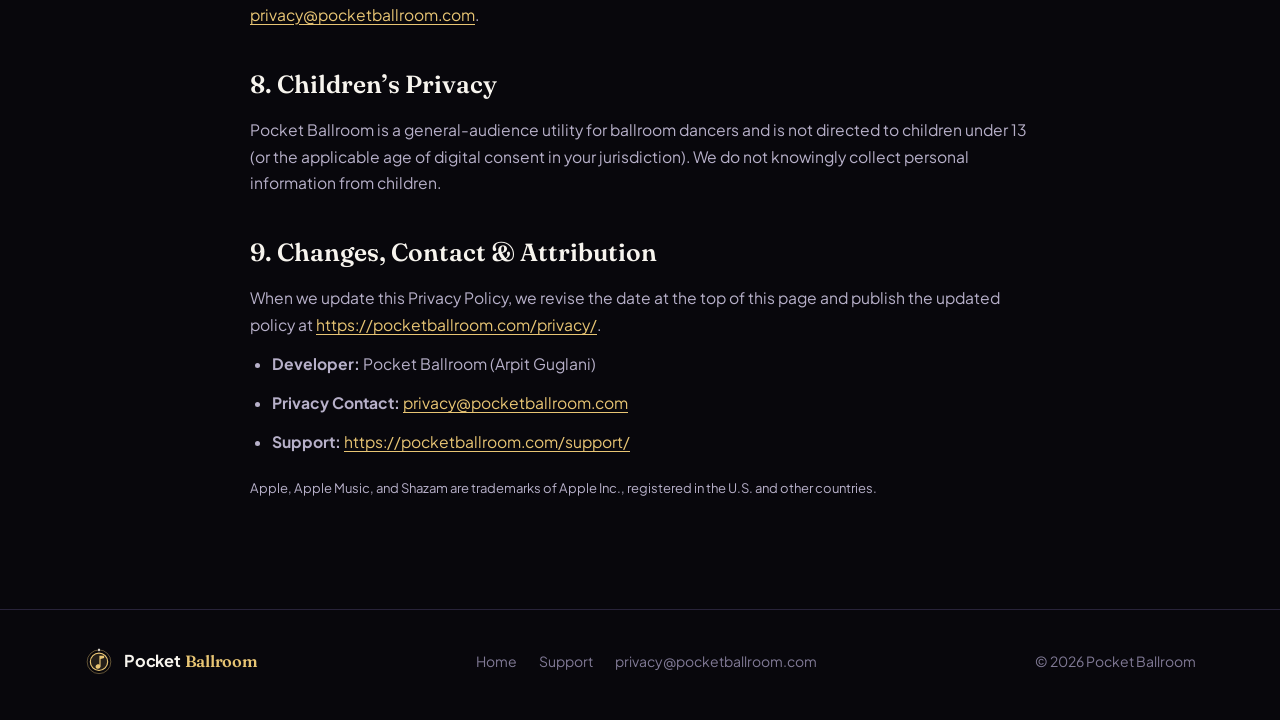
<file: privacy/index.html>
<!DOCTYPE html>
<html lang="en">
<head>
  <meta charset="UTF-8">
  <meta name="viewport" content="width=device-width, initial-scale=1.0">
  <title>Privacy Policy — Pocket Ballroom</title>
  <meta name="description" content="Pocket Ballroom Privacy Policy. On-device neural rhythm AI and privacy-safe one-way song signatures—raw room audio is never recorded, saved, or uploaded.">
  <link rel="canonical" href="https://pocketballroom.com/privacy/">
  <meta name="theme-color" content="#08070C">
  <link rel="icon" type="image/svg+xml" href="/assets/favicon.svg">
  <link rel="preconnect" href="https://fonts.googleapis.com">
  <link rel="preconnect" href="https://fonts.gstatic.com" crossorigin>
  <link href="https://fonts.googleapis.com/css2?family=Fraunces:opsz,wght@9..144,600&family=JetBrains+Mono:wght@500;600&family=Plus+Jakarta+Sans:wght@400;500;600;700&display=swap" rel="stylesheet">
  <link rel="stylesheet" href="/css/tokens.css">
  <link rel="stylesheet" href="/css/styles.css">
</head>
<body>

  <header class="site-header">
    <div class="container nav-inner">
      <a href="/" class="brand-lockup">
        <img src="/assets/emblem.svg" alt="" class="emblem" width="34" height="34">
        <span class="brand-wordmark">
          <span class="word-pocket">Pocket</span>
          <span class="word-ballroom">Ballroom</span>
        </span>
      </a>
      <nav aria-label="Primary">
        <ul class="nav-links">
          <li><a href="/">Home</a></li>
          <li><a href="/privacy/" aria-current="page">Privacy</a></li>
          <li><a href="/support/">Support</a></li>
        </ul>
      </nav>
    </div>
  </header>

  <main>
    <section class="page-hero">
      <div class="container">
        <p class="eyebrow">Privacy Policy</p>
        <h1>Your dance floor stays private.</h1>
        <p>Effective &amp; Last Updated: November 26, 2026 · Applies to Pocket Ballroom (<code>com.pocketballroom.app</code>) for Android, Pocket Ballroom for Wear OS, and pocketballroom.com.</p>
      </div>
    </section>

    <article class="container prose">
      <div class="summary-box">
        <strong>The Short Version:</strong> Pocket Ballroom is built <strong>on-device first</strong>. We do not require an account, run advertisements, use ad-tracking or analytics SDKs, or sell your personal data. When you tap <em>Listen</em>, room audio is processed strictly in temporary RAM by our on-device neural rhythm and style models—<strong>raw room audio is never saved or transmitted</strong>. When <strong>Online song lookup</strong> is enabled, only a compact one-way mathematical signature is generated on your device and sent via HTTPS to Apple ShazamKit (with ephemeral Google Play Integrity anti-abuse checks).
      </div>

      <h2>1. Microphone Permission &amp; On-Device Audio Processing (<code>RECORD_AUDIO</code>)</h2>
      <p>
        Pocket Ballroom requests microphone access solely when you actively start listening to music on your phone or Wear OS watch so our on-device rhythm and style engines (<code>Beat This!</code> and <code>BallroomStyleNet</code>) can estimate tempo (BPM), time signature (3/4 vs. 4/4), musical groove, and Beat 1 timing.
      </p>
      <ul>
        <li><strong>100% on-device rhythm &amp; style inference:</strong> Audio captured for beat tracking and ballroom dance classification is processed strictly in volatile memory (RAM) on your device and discarded immediately after inference.</li>
        <li><strong>Point-to-point watch stream:</strong> When you tap <em>Listen</em> on a paired Wear OS watch, a brief 6-second open-air audio clip is streamed strictly point-to-point over local Bluetooth (<code>Wear OS ChannelClient</code>) to your own paired phone in volatile RAM for local neural analysis and optional one-way ShazamKit signature lookup—never written to disk and never uploaded as raw audio.</li>
        <li><strong>Zero hidden recording:</strong> Raw microphone audio captured by the live listening engine is <strong>never written to permanent storage</strong> and <strong>never transmitted</strong> to Pocket Ballroom, Apple, Google, or any third party.</li>
        <li><strong>Optional class recap clips:</strong> If you explicitly choose to film a class recap video step clip inside the app, that recording is stored privately on your device inside app-private storage (<code>filesDir/move_clips/</code>) and is never uploaded automatically.</li>
      </ul>

      <h2>2. Online Song Lookup (Apple ShazamKit)</h2>
      <p>
        When <strong>Online song lookup</strong> is enabled and your device has internet connectivity, Pocket Ballroom uses the <strong>Apple ShazamKit SDK</strong> to identify song titles, artists, and Apple Music metadata.
      </p>
      <ul>
        <li><strong>Irreversible acoustic signatures only:</strong> Apple ShazamKit's native on-device library (<code>libsigx.so</code>) converts a short window of live audio into a compact, one-way mathematical fingerprint (an acoustic signature) directly on your device. Raw audio or speech cannot be reconstructed from this signature.</li>
        <li><strong>Data sent to Apple:</strong> Only this irreversible acoustic signature and standard HTTPS request metadata are sent to <strong>Apple Inc.'s ShazamKit service</strong> under the <a href="https://www.apple.com/legal/privacy/" target="_blank" rel="noopener">Apple Privacy Policy</a>. Matched titles are resolved locally against the bundled 18,090-song offline dance catalog and your personal Studio Memory.</li>
        <li><strong>Apple Music links:</strong> When Shazam identifies a song, Pocket Ballroom may show an Apple Music link button beside the track. Tapping that link opens Apple Music in an external app or browser governed by Apple's terms and privacy policy.</li>
        <li><strong>Easy opt-out &amp; offline mode:</strong> You can turn off online song recognition anytime in <strong>Settings → Online song lookup</strong>. When disabled or offline, Pocket Ballroom sends no audio signatures and continues identifying dance styles, BPM, and beats completely on-device.</li>
      </ul>

      <h2>3. Token Vending &amp; Anti-Abuse Verification (Google Play Integrity API)</h2>
      <p>
        To access Apple ShazamKit without embedding permanent signing credentials in the app, Pocket Ballroom retrieves short-lived (24-hour) developer tokens from our stateless Cloudflare Worker token service only when <strong>Online song lookup</strong> needs a token:
      </p>
      <ul>
        <li><strong>Information processed ephemerally:</strong> A one-time <strong>Google Play Integrity API</strong> attestation token verifying your app is a genuine Google Play install (governed by the <a href="https://policies.google.com/privacy" target="_blank" rel="noopener">Google Privacy Policy</a>), a random app-generated <code>installId</code> UUID (not your Google account, phone number, IMEI, or Android Advertising ID), package identifier (<code>com.pocketballroom.app</code>), app version, cryptographic request nonce, and transient client IP address.</li>
        <li><strong>Purpose &amp; auto-expiry:</strong> Used exclusively to prevent API abuse, enforce per-install daily and per-IP hourly rate limits, and issue a 24-hour token over HTTPS. Rate-limit counters expire automatically within 1 hour (IP) and 24 hours (<code>installId</code>); no user profiles or cross-app tracking exist.</li>
      </ul>

      <h2>4. Minimal Permissions</h2>
      <p>
        The Android phone app requests only three permissions: <code>RECORD_AUDIO</code> (active listening), <code>VIBRATE</code> (Beat Bar preview haptics), and <code>INTERNET</code> (only when <strong>Online song lookup</strong> is enabled, for 24-hour Play Integrity token vending and one-way ShazamKit signature matching). Pocket Ballroom does <strong>not</strong> request Notification Access (<code>BIND_NOTIFICATION_LISTENER_SERVICE</code>), Location, Contacts, Camera, or background always-on microphone recording.
      </p>
      <p>
        The Wear OS companion app uses standard Wear OS foreground service, wake-lock, and ongoing-activity permissions solely to keep the Haptic Beat Coach accurate while your wrist screen dims between songs.
      </p>

      <h2>5. Local Data Stored on Your Device &amp; Deletion</h2>
      <p>
        Your personal dance repertoire—including moves marked <em>✓ Know</em>, pinned <em>★ Tonight</em> steps, custom studio nicknames, bookmarked songs and local acoustic fingerprints, danced-song history logs, Timing Sync haptic offset, Leader/Follower role preference, and personal class recap clips you choose to attach—is stored locally on your device in Android Room and DataStore and synced only between your own paired phone and Wear OS watch via Google Play Services Wearable APIs. None of this data is uploaded to Pocket Ballroom servers.
      </p>
      <ul>
        <li><strong>Delete data anytime:</strong> Delete individual songs, steps, or class recap clips inside the app, clear all data via Android <strong>Settings → Apps → Pocket Ballroom → Storage &amp; cache → Clear storage</strong>, or uninstall the app. Standard Android system backup settings apply if enabled on your device.</li>
      </ul>

      <h2>6. Optional User-Initiated External Actions</h2>
      <ul>
        <li><strong>Music App Share &amp; Links:</strong> Sharing a track into Pocket Ballroom from Spotify, YouTube, Shazam, or Google Song Search—or tapping a saved YouTube demo or Apple Music link—uses standard Android intents handled by those apps under their respective privacy policies.</li>
      </ul>

      <h2>7. Website &amp; Waitlist Communications</h2>
      <p>
        On <code>pocketballroom.com</code>, we do not use third-party advertising cookies or cross-site tracking scripts. If you voluntarily submit your email for Android Beta, iOS Waitlist, or Studio Instructor updates, we use your email solely to send the updates you requested. You may request deletion at any time by writing to <a href="mailto:privacy@pocketballroom.com">privacy@pocketballroom.com</a>.
      </p>

      <h2>8. Children’s Privacy</h2>
      <p>
        Pocket Ballroom is a general-audience utility for ballroom dancers and is not directed to children under 13 (or the applicable age of digital consent in your jurisdiction). We do not knowingly collect personal information from children.
      </p>

      <h2>9. Changes, Contact &amp; Attribution</h2>
      <p>
        When we update this Privacy Policy, we revise the date at the top of this page and publish the updated policy at <a href="https://pocketballroom.com/privacy/">https://pocketballroom.com/privacy/</a>.
      </p>
      <ul>
        <li><strong>Developer:</strong> Pocket Ballroom (Arpit Guglani)</li>
        <li><strong>Privacy Contact:</strong> <a href="mailto:privacy@pocketballroom.com">privacy@pocketballroom.com</a></li>
        <li><strong>Support:</strong> <a href="https://pocketballroom.com/support/">https://pocketballroom.com/support/</a></li>
      </ul>
      <p>
        <small>Apple, Apple Music, and Shazam are trademarks of Apple Inc., registered in the U.S. and other countries.</small>
      </p>
    </article>
  </main>

  <footer class="site-footer">
    <div class="container footer-inner">
      <div class="brand-lockup">
        <img src="/assets/emblem.svg" alt="" class="emblem" width="28" height="28">
        <span class="brand-wordmark">
          <span class="word-pocket">Pocket</span>
          <span class="word-ballroom">Ballroom</span>
        </span>
      </div>
      <div class="footer-links">
        <a href="/">Home</a>
        <a href="/support/">Support</a>
        <a href="mailto:privacy@pocketballroom.com">privacy@pocketballroom.com</a>
      </div>
      <div>© 2026 Pocket Ballroom</div>
    </div>
  </footer>

</body>
</html>
</file>
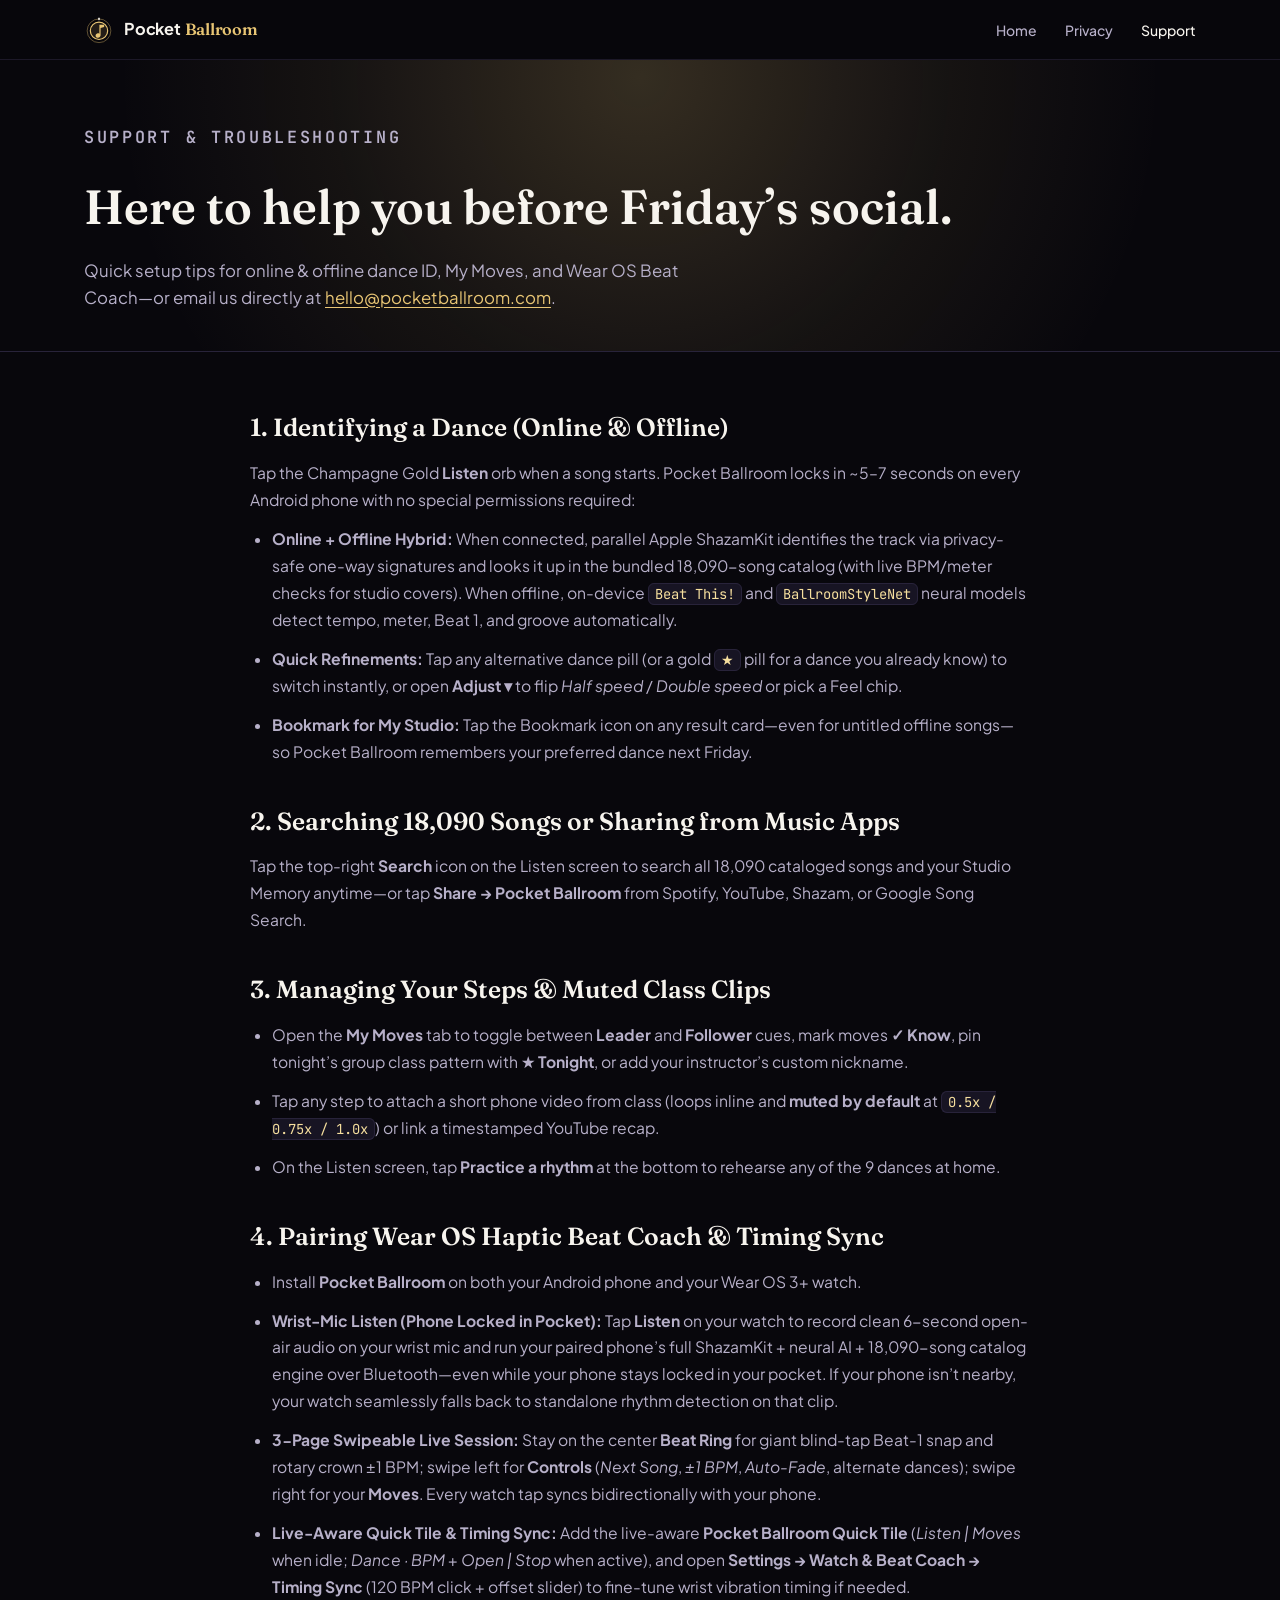
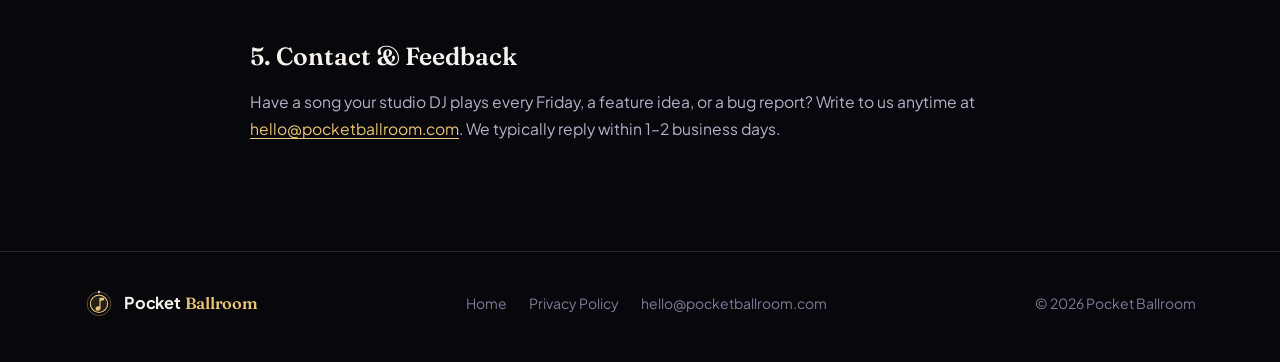
<file: support/index.html>
<!DOCTYPE html>
<html lang="en">
<head>
  <meta charset="UTF-8">
  <meta name="viewport" content="width=device-width, initial-scale=1.0">
  <title>Support &amp; Help — Pocket Ballroom</title>
  <meta name="description" content="Get help with Pocket Ballroom for Android and Wear OS: online &amp; offline dance ID, 18,090-song search, My Moves video refreshers, and Wear OS Haptic Beat Coach.">
  <link rel="canonical" href="https://pocketballroom.com/support/">
  <meta name="theme-color" content="#08070C">
  <link rel="icon" type="image/svg+xml" href="/assets/favicon.svg">
  <link rel="preconnect" href="https://fonts.googleapis.com">
  <link rel="preconnect" href="https://fonts.gstatic.com" crossorigin>
  <link href="https://fonts.googleapis.com/css2?family=Fraunces:opsz,wght@9..144,600&family=JetBrains+Mono:wght@500;600&family=Plus+Jakarta+Sans:wght@400;500;600;700&display=swap" rel="stylesheet">
  <link rel="stylesheet" href="/css/tokens.css">
  <link rel="stylesheet" href="/css/styles.css">
</head>
<body>

  <header class="site-header">
    <div class="container nav-inner">
      <a href="/" class="brand-lockup">
        <img src="/assets/emblem.svg" alt="" class="emblem" width="34" height="34">
        <span class="brand-wordmark">
          <span class="word-pocket">Pocket</span>
          <span class="word-ballroom">Ballroom</span>
        </span>
      </a>
      <nav aria-label="Primary">
        <ul class="nav-links">
          <li><a href="/">Home</a></li>
          <li><a href="/privacy/">Privacy</a></li>
          <li><a href="/support/" aria-current="page">Support</a></li>
        </ul>
      </nav>
    </div>
  </header>

  <main>
    <section class="page-hero">
      <div class="container">
        <p class="eyebrow">Support &amp; Troubleshooting</p>
        <h1>Here to help you before Friday’s social.</h1>
        <p>Quick setup tips for online &amp; offline dance ID, My Moves, and Wear OS Beat Coach—or email us directly at <a href="mailto:hello@pocketballroom.com" class="link-gold">hello@pocketballroom.com</a>.</p>
      </div>
    </section>

    <article class="container prose">
      <h2>1. Identifying a Dance (Online &amp; Offline)</h2>
      <p>
        Tap the Champagne Gold <strong>Listen</strong> orb when a song starts. Pocket Ballroom locks in ~5–7 seconds on every Android phone with no special permissions required:
      </p>
      <ul>
        <li><strong>Online + Offline Hybrid:</strong> When connected, parallel Apple ShazamKit identifies the track via privacy-safe one-way signatures and looks it up in the bundled 18,090-song catalog (with live BPM/meter checks for studio covers). When offline, on-device <code>Beat This!</code> and <code>BallroomStyleNet</code> neural models detect tempo, meter, Beat 1, and groove automatically.</li>
        <li><strong>Quick Refinements:</strong> Tap any alternative dance pill (or a gold <code>★</code> pill for a dance you already know) to switch instantly, or open <strong>Adjust ▾</strong> to flip <em>Half speed</em> / <em>Double speed</em> or pick a Feel chip.</li>
        <li><strong>Bookmark for My Studio:</strong> Tap the Bookmark icon on any result card—even for untitled offline songs—so Pocket Ballroom remembers your preferred dance next Friday.</li>
      </ul>

      <h2>2. Searching 18,090 Songs or Sharing from Music Apps</h2>
      <p>
        Tap the top-right <strong>Search</strong> icon on the Listen screen to search all 18,090 cataloged songs and your Studio Memory anytime—or tap <strong>Share → Pocket Ballroom</strong> from Spotify, YouTube, Shazam, or Google Song Search.
      </p>

      <h2>3. Managing Your Steps &amp; Muted Class Clips</h2>
      <ul>
        <li>Open the <strong>My Moves</strong> tab to toggle between <strong>Leader</strong> and <strong>Follower</strong> cues, mark moves <strong>✓ Know</strong>, pin tonight’s group class pattern with <strong>★ Tonight</strong>, or add your instructor’s custom nickname.</li>
        <li>Tap any step to attach a short phone video from class (loops inline and <strong>muted by default</strong> at <code>0.5x / 0.75x / 1.0x</code>) or link a timestamped YouTube recap.</li>
        <li>On the Listen screen, tap <strong>Practice a rhythm</strong> at the bottom to rehearse any of the 9 dances at home.</li>
      </ul>

      <h2>4. Pairing Wear OS Haptic Beat Coach &amp; Timing Sync</h2>
      <ul>
        <li>Install <strong>Pocket Ballroom</strong> on both your Android phone and your Wear OS 3+ watch.</li>
        <li><strong>Wrist-Mic Listen (Phone Locked in Pocket):</strong> Tap <strong>Listen</strong> on your watch to record clean 6-second open-air audio on your wrist mic and run your paired phone’s full ShazamKit + neural AI + 18,090-song catalog engine over Bluetooth—even while your phone stays locked in your pocket. If your phone isn’t nearby, your watch seamlessly falls back to standalone rhythm detection on that clip.</li>
        <li><strong>3-Page Swipeable Live Session:</strong> Stay on the center <strong>Beat Ring</strong> for giant blind-tap Beat-1 snap and rotary crown ±1 BPM; swipe left for <strong>Controls</strong> (<em>Next Song</em>, <em>±1 BPM</em>, <em>Auto-Fade</em>, alternate dances); swipe right for your <strong>Moves</strong>. Every watch tap syncs bidirectionally with your phone.</li>
        <li><strong>Live-Aware Quick Tile &amp; Timing Sync:</strong> Add the live-aware <strong>Pocket Ballroom Quick Tile</strong> (<em>Listen | Moves</em> when idle; <em>Dance · BPM</em> + <em>Open | Stop</em> when active), and open <strong>Settings → Watch &amp; Beat Coach → Timing Sync</strong> (120 BPM click + offset slider) to fine-tune wrist vibration timing if needed.</li>
      </ul>

      <h2>5. Contact &amp; Feedback</h2>
      <p>
        Have a song your studio DJ plays every Friday, a feature idea, or a bug report? Write to us anytime at <a href="mailto:hello@pocketballroom.com">hello@pocketballroom.com</a>. We typically reply within 1–2 business days.
      </p>
    </article>
  </main>

  <footer class="site-footer">
    <div class="container footer-inner">
      <div class="brand-lockup">
        <img src="/assets/emblem.svg" alt="" class="emblem" width="28" height="28">
        <span class="brand-wordmark">
          <span class="word-pocket">Pocket</span>
          <span class="word-ballroom">Ballroom</span>
        </span>
      </div>
      <div class="footer-links">
        <a href="/">Home</a>
        <a href="/privacy/">Privacy Policy</a>
        <a href="mailto:hello@pocketballroom.com">hello@pocketballroom.com</a>
      </div>
      <div>© 2026 Pocket Ballroom</div>
    </div>
  </footer>

</body>
</html>
</file>
<file: css/tokens.css>
/* ==========================================================================
   Pocket Ballroom — Brand Design Tokens (Section 5.4 of Brand Playbook)
   Synced 1:1 with Android Theme.kt & Wear OS WearTheme.kt
   ========================================================================== */

:root {
  color-scheme: dark;
  /* Surfaces */
  --bg-void: #08070C;
  --bg-oled: #000000;
  --surface-card: #13111D;
  --surface-subtle: #171423;
  --surface-elevated: #1C192B;
  --border-subtle: #28233A;
  --border-bright: #3E3659;

  /* Brand & Semantic Accents */
  --gold: #E8C574;
  --gold-glow: #F6DF9E;
  --gold-deep: #C9A24D;
  --gold-soft: #352C18;
  --on-gold: #161106;

  --sapphire: #64B5FF;
  --sapphire-soft: #132940;

  --rose: #F47B8A;
  --rose-soft: #381922;

  --emerald: #52D69B;
  --emerald-soft: #123024;

  --coral: #FF6B7A;
  --coral-soft: #38161D;

  /* Typography */
  --text-primary: #F7F4EE;
  --text-secondary: #B7B0C9;
  --text-muted: #817A96;

  /* Fonts */
  --font-display: 'Fraunces', Georgia, serif;
  --font-sans: 'Plus Jakarta Sans', -apple-system, BlinkMacSystemFont, sans-serif;
  --font-mono: 'JetBrains Mono', ui-monospace, SFMono-Regular, monospace;

  /* Radii & Effects */
  --radius-card: 20px;
  --radius-move: 16px;
  --radius-pill: 9999px;
  --spotlight-glow: radial-gradient(
    circle at 50% 6%,
    rgba(232, 197, 116, 0.20) 0%,
    rgba(232, 197, 116, 0.06) 45%,
    transparent 75%
  );
  --foil-sheen: linear-gradient(135deg, #F6DF9E 0%, #E8C574 52%, #C9A24D 100%);
  --velvet-fade: linear-gradient(180deg, #13111D 0%, #08070C 100%);

  /* Motion ("Waltz Glide & Crisp Downbeat") */
  --ease-glide: cubic-bezier(0.4, 0, 0.2, 1);
  --dur-fast: 200ms;
  --dur-smooth: 300ms;

  /* Layout */
  --container-max: 1160px;
  --nav-height: 72px;
}
</file>
<file: css/styles.css>
/* ==========================================================================
   Pocket Ballroom — Midnight Ballroom Editorial Stylesheet
   ========================================================================== */

*, *::before, *::after {
  box-sizing: border-box;
  margin: 0;
  padding: 0;
}

html {
  container-type: scroll-state;
  scroll-behavior: smooth;
  background-color: var(--bg-void);
  color: var(--text-primary);
  font-family: var(--font-sans);
  font-size: 16px;
  line-height: 1.6;
  -webkit-font-smoothing: antialiased;
  -moz-osx-font-smoothing: grayscale;
}

body {
  background-color: var(--bg-void);
  color: var(--text-primary);
  overflow-x: hidden;
  min-height: 100vh;
}

img, svg {
  display: block;
  max-width: 100%;
}

a {
  color: inherit;
  text-decoration: none;
}

button {
  font-family: inherit;
  cursor: pointer;
  border: none;
  background: none;
  color: inherit;
}

code {
  font-family: var(--font-mono);
  font-size: 0.88em;
  color: var(--gold-glow);
  background: var(--surface-subtle);
  border: 1px solid var(--border-subtle);
  padding: 1px 6px;
  border-radius: 6px;
}

:focus-visible {
  outline: 2px solid var(--gold);
  outline-offset: 3px;
}

:target {
  scroll-margin-top: 4.5rem;
}

.tabular {
  font-family: var(--font-mono);
  font-variant-numeric: tabular-nums;
}

.container {
  width: 100%;
  max-width: var(--container-max);
  margin: 0 auto;
  padding: 0 24px;
}

.link-gold {
  color: var(--gold);
  text-decoration: underline;
  text-underline-offset: 3px;
}

.cta-row-centered {
  justify-content: center;
  margin-bottom: 0;
}

.btn-full {
  width: 100%;
}

/* ---------- Compact Auto-Hiding Navigation ---------- */
.site-header {
  position: sticky;
  top: 0;
  z-index: 100;
  height: 60px;
  background: rgba(8, 7, 12, 0.82);
  backdrop-filter: blur(18px);
  -webkit-backdrop-filter: blur(18px);
  border-bottom: 1px solid rgba(40, 35, 58, 0.65);
}

@media (prefers-reduced-motion: no-preference) {
  .site-header {
    transition: transform 0.25s var(--ease-glide);
  }
}

@container scroll-state((scrolled: bottom) and (scrollable: top)) {
  .site-header {
    transform: translateY(-100%);
  }
}

.site-header.is-hidden:not(:focus-within) {
  transform: translateY(-100%);
}

.site-header:focus-within,
.site-header.menu-open {
  transform: none;
}

.nav-inner {
  height: 100%;
  display: flex;
  align-items: center;
  justify-content: space-between;
  gap: 24px;
}

.brand-lockup {
  display: inline-flex;
  align-items: center;
  gap: 10px;
  font-size: 1.02rem;
  letter-spacing: -0.015em;
  flex-shrink: 0;
}

.brand-lockup .emblem {
  width: 30px;
  height: 30px;
}

.brand-wordmark {
  display: inline-flex;
  align-items: baseline;
  gap: 4px;
}

.brand-wordmark .word-pocket {
  font-weight: 700;
  color: var(--text-primary);
}

.brand-wordmark .word-ballroom {
  font-family: var(--font-display);
  font-weight: 600;
  color: var(--gold);
}

.nav-links {
  display: flex;
  align-items: center;
  gap: 28px;
  list-style: none;
}

.nav-links a {
  font-size: 0.875rem;
  font-weight: 500;
  color: var(--text-secondary);
  transition: color var(--dur-fast) var(--ease-glide);
}

.nav-links a:hover,
.nav-links a[aria-current="page"] {
  color: var(--text-primary);
}

.nav-actions {
  display: flex;
  align-items: center;
  gap: 12px;
}

.mobile-menu-btn {
  display: none;
  width: 38px;
  height: 38px;
  border-radius: 10px;
  border: 1px solid var(--border-subtle);
  background: var(--surface-card);
  align-items: center;
  justify-content: center;
  color: var(--text-primary);
}

/* ---------- Buttons ---------- */
.btn {
  display: inline-flex;
  align-items: center;
  justify-content: center;
  gap: 8px;
  border-radius: var(--radius-pill);
  font-weight: 600;
  font-size: 0.9375rem;
  line-height: 1;
  padding: 14px 26px;
  transition:
    background var(--dur-fast) var(--ease-glide),
    border-color var(--dur-fast) var(--ease-glide),
    box-shadow var(--dur-fast) var(--ease-glide);
  white-space: nowrap;
}

@media (prefers-reduced-motion: no-preference) {
  .btn {
    transition:
      transform var(--dur-fast) var(--ease-glide),
      background var(--dur-fast) var(--ease-glide),
      border-color var(--dur-fast) var(--ease-glide),
      box-shadow var(--dur-fast) var(--ease-glide);
  }

  .btn:hover {
    transform: translateY(-1px);
  }

  .btn:active {
    transform: translateY(1px);
  }
}

.btn-sm {
  padding: 9px 16px;
  font-size: 0.8125rem;
}

.btn-gold {
  background: var(--gold);
  color: var(--on-gold);
  box-shadow: 0 6px 24px rgba(232, 197, 116, 0.18);
}

.btn-gold:hover {
  background: var(--foil-sheen);
  box-shadow: 0 10px 30px rgba(232, 197, 116, 0.28);
}

.btn-outline {
  background: var(--surface-card);
  color: var(--text-primary);
  border: 1px solid var(--border-bright);
}

.btn-outline:hover {
  background: var(--surface-elevated);
  border-color: var(--gold);
}

/* ---------- Act 1: Centered Cinematic Hero ---------- */
.hero {
  position: relative;
  padding: 84px 0 96px;
  background:
    radial-gradient(circle at 50% 0%, rgba(232, 197, 116, 0.16) 0%, rgba(232, 197, 116, 0.04) 42%, transparent 72%),
    var(--bg-void);
  overflow: hidden;
}

.hero-intro {
  max-width: 780px;
  margin: 0 auto;
  text-align: center;
}

.eyebrow {
  font-family: var(--font-mono);
  font-size: 0.75rem;
  font-weight: 600;
  letter-spacing: 0.16em;
  text-transform: uppercase;
  color: var(--gold);
  margin-bottom: 18px;
}

.hero-title {
  font-family: var(--font-display);
  font-weight: 600;
  font-size: clamp(2.75rem, 5.8vw, 4.65rem);
  line-height: 1.04;
  letter-spacing: -0.03em;
  color: var(--text-primary);
  margin-bottom: 20px;
}

.hero-title em {
  font-style: italic;
  color: var(--gold);
  font-weight: 600;
}

.hero-sub {
  font-size: clamp(1.0625rem, 1.8vw, 1.25rem);
  line-height: 1.6;
  color: var(--text-secondary);
  max-width: 540px;
  margin: 0 auto 30px;
}

.hero-ctas {
  display: flex;
  flex-wrap: wrap;
  gap: 14px;
}

/* ---------- Centered Interactive Studio Stage ---------- */
.hero-stage {
  margin-top: 48px;
  display: flex;
  flex-direction: column;
  align-items: center;
}

.stage-devices {
  position: relative;
  width: 100%;
  max-width: 496px;
  margin: 0 auto;
  display: flex;
  align-items: flex-end;
  justify-content: flex-start;
  padding-right: 154px;
}

.phone-frame {
  width: 328px;
  background: var(--bg-void);
  border-radius: 36px;
  border: 1.5px solid var(--border-bright);
  padding: 13px;
  box-shadow:
    0 32px 72px rgba(0, 0, 0, 0.72),
    0 0 90px rgba(232, 197, 116, 0.1);
  position: relative;
  z-index: 2;
}

.phone-notch {
  width: 70px;
  height: 15px;
  background: #040307;
  border-radius: 99px;
  margin: 0 auto 10px;
}

.phone-screen {
  background: var(--bg-void);
  border-radius: 24px;
  display: flex;
  flex-direction: column;
  gap: 10px;
}

.party-card {
  background: var(--surface-card);
  border: 1px solid rgba(232, 197, 116, 0.35);
  border-radius: 20px;
  padding: 14px;
}

.hero-song-row {
  display: flex;
  align-items: center;
  justify-content: space-between;
  gap: 8px;
  padding-bottom: 10px;
  margin-bottom: 10px;
  border-bottom: 1px solid rgba(40, 35, 58, 0.75);
}

.hero-song-info {
  min-width: 0;
  text-align: left;
}

.hero-song-title {
  font-size: 0.875rem;
  font-weight: 600;
  color: var(--text-primary);
  white-space: nowrap;
  overflow: hidden;
  text-overflow: ellipsis;
}

.hero-song-artist {
  font-size: 0.73rem;
  color: var(--text-secondary);
  white-space: nowrap;
  overflow: hidden;
  text-overflow: ellipsis;
}

.bookmark-btn {
  width: 30px;
  height: 30px;
  border-radius: 10px;
  display: inline-flex;
  align-items: center;
  justify-content: center;
  color: var(--text-muted);
  flex-shrink: 0;
  transition: color var(--dur-fast) var(--ease-glide), background var(--dur-fast) var(--ease-glide);
}

.bookmark-btn:hover {
  background: var(--surface-elevated);
  color: var(--text-primary);
}

.bookmark-btn.saved {
  color: var(--gold);
  background: var(--gold-soft);
}

.bookmark-btn.saved svg {
  fill: var(--gold);
}

.hero-dance-row {
  display: flex;
  align-items: flex-start;
  justify-content: space-between;
  gap: 8px;
  margin-bottom: 10px;
  text-align: left;
}

.hero-dance-heading {
  min-width: 0;
}

.party-dance-name {
  font-size: 1.45rem;
  font-weight: 700;
  letter-spacing: -0.025em;
  color: var(--text-primary);
  line-height: 1.15;
  margin-bottom: 3px;
}

.hero-subline {
  font-size: 0.72rem;
  color: var(--text-secondary);
}

.confidence-pill {
  font-size: 0.7rem;
  font-weight: 700;
  padding: 4px 8px;
  border-radius: 9px;
  background: var(--gold-soft);
  color: var(--gold);
  white-space: nowrap;
  flex-shrink: 0;
}

.confidence-pill.is-likely {
  background: var(--surface-elevated);
  color: var(--gold-glow);
  border: 1px solid var(--border-bright);
}

.hero-alt-row {
  display: flex;
  align-items: center;
  flex-wrap: wrap;
  gap: 6px;
  margin-bottom: 10px;
}

.alt-pill {
  font-size: 0.72rem;
  font-weight: 600;
  padding: 4px 10px;
  border-radius: var(--radius-pill);
  background: rgba(53, 44, 24, 0.7);
  border: 1px solid rgba(232, 197, 116, 0.55);
  color: var(--gold-glow);
  transition: background var(--dur-fast) var(--ease-glide);
}

.alt-pill:hover {
  background: var(--gold-soft);
}

.adjust-pill {
  display: inline-flex;
  align-items: center;
  gap: 4px;
  font-size: 0.72rem;
  font-weight: 600;
  padding: 4px 10px;
  border-radius: var(--radius-pill);
  border: 1px solid var(--border-subtle);
  color: var(--text-muted);
  transition: border-color var(--dur-fast) var(--ease-glide), color var(--dur-fast) var(--ease-glide);
}

.adjust-pill:hover,
.adjust-pill[aria-expanded="true"] {
  background: var(--surface-elevated);
  border-color: var(--border-bright);
  color: var(--text-primary);
}

.adjust-chevron {
  transition: transform var(--dur-fast) var(--ease-glide);
}

.adjust-pill[aria-expanded="true"] .adjust-chevron {
  transform: rotate(180deg);
}

.adjust-drawer {
  display: flex;
  align-items: center;
  flex-wrap: wrap;
  gap: 6px;
  background: var(--surface-subtle);
  border: 1px solid var(--border-subtle);
  border-radius: 12px;
  padding: 7px 9px;
  margin-bottom: 10px;
}

.adjust-drawer[hidden] {
  display: none;
}

.adjust-chip {
  font-size: 0.68rem;
  font-weight: 600;
  padding: 3px 9px;
  border-radius: var(--radius-pill);
  background: var(--gold-soft);
  border: 1px solid rgba(232, 197, 116, 0.45);
  color: var(--gold-glow);
}

.adjust-chip.active {
  background: var(--gold);
  color: var(--on-gold);
}

.adjust-feel-note {
  font-size: 0.68rem;
  color: var(--text-muted);
}

.role-toggle {
  display: grid;
  grid-template-columns: 1fr 1fr;
  gap: 5px;
  background: var(--surface-subtle);
  border: 1px solid var(--border-subtle);
  border-radius: var(--radius-pill);
  padding: 3px;
  margin-bottom: 10px;
}

.role-toggle-sm {
  width: fit-content;
  min-width: 170px;
  margin-bottom: 0;
}

.role-btn {
  font-size: 0.74rem;
  font-weight: 600;
  padding: 5px 10px;
  border-radius: var(--radius-pill);
  color: var(--text-muted);
  transition: background var(--dur-fast) var(--ease-glide), color var(--dur-fast) var(--ease-glide);
}

.role-btn.active-lead {
  background: var(--sapphire-soft);
  color: var(--sapphire);
}

.role-btn.active-follow {
  background: var(--rose-soft);
  color: var(--rose);
}

.steps-heading {
  display: flex;
  align-items: center;
  justify-content: space-between;
  font-size: 0.7rem;
  font-weight: 600;
  color: var(--text-muted);
  text-transform: uppercase;
  letter-spacing: 0.06em;
  margin-bottom: 7px;
}

.steps-heading .know-badge {
  color: var(--emerald);
  text-transform: none;
  letter-spacing: 0;
}

.step-list {
  display: flex;
  flex-direction: column;
  gap: 6px;
  text-align: left;
}

.step-item {
  background: var(--surface-subtle);
  border: 1px solid var(--border-subtle);
  border-radius: 12px;
  padding: 8px 10px;
}

.step-item.is-tonight {
  border-color: rgba(232, 197, 116, 0.45);
}

.step-item-head {
  display: flex;
  align-items: center;
  justify-content: space-between;
  gap: 6px;
  margin-bottom: 2px;
}

.step-name {
  font-size: 0.8rem;
  font-weight: 600;
  color: var(--text-primary);
}

.tonight-tag {
  font-size: 0.63rem;
  font-weight: 600;
  color: var(--gold);
  background: var(--gold-soft);
  padding: 2px 7px;
  border-radius: var(--radius-pill);
}

.step-cue {
  font-size: 0.71rem;
  color: var(--text-secondary);
  line-height: 1.35;
}

/* Docked Live Beat Bar */
.beat-bar {
  background: var(--surface-card);
  border: 1px solid var(--border-subtle);
  border-radius: 16px;
  padding: 8px 10px;
  display: flex;
  align-items: center;
  justify-content: space-between;
  gap: 10px;
}

.beat-toggle-btn {
  width: 32px;
  height: 32px;
  border-radius: 50%;
  background: var(--gold);
  color: var(--on-gold);
  display: inline-flex;
  align-items: center;
  justify-content: center;
  flex-shrink: 0;
}

.beat-toggle-btn .icon-play {
  display: none;
}

.beat-bar.is-paused .beat-toggle-btn {
  background: var(--surface-elevated);
  color: var(--gold);
  border: 1px solid rgba(232, 197, 116, 0.45);
}

.beat-bar.is-paused .beat-toggle-btn .icon-pause {
  display: none;
}

.beat-bar.is-paused .beat-toggle-btn .icon-play {
  display: block;
}

.beat-bar-center {
  flex: 1;
  min-width: 0;
  display: flex;
  flex-direction: column;
  align-items: center;
  gap: 3px;
}

.beat-dots {
  display: flex;
  align-items: center;
  gap: 6px;
}

.beat-dot-pip {
  width: 7px;
  height: 7px;
  border-radius: 50%;
  background: var(--border-bright);
  transition: background-color 80ms ease-out;
}

.beat-dot-pip.is-active {
  background: var(--text-primary);
}

.beat-dot-pip.is-active.is-beat1 {
  background: var(--gold);
  box-shadow: 0 0 8px rgba(232, 197, 116, 0.7);
}

@media (prefers-reduced-motion: no-preference) {
  .beat-dot-pip.is-active {
    transform: scale(1.25);
  }
  .beat-dot-pip.is-active.is-beat1 {
    transform: scale(1.45);
  }
}

.beat-bar-meta {
  display: flex;
  align-items: center;
  gap: 5px;
  font-size: 0.68rem;
  color: var(--text-muted);
}

.beat-bar-meta .bpm-val {
  color: var(--gold);
  font-weight: 700;
}

.snap-btn {
  font-size: 0.7rem;
  font-weight: 700;
  padding: 6px 10px;
  border-radius: var(--radius-pill);
  background: var(--surface-elevated);
  border: 1px solid var(--border-bright);
  color: var(--gold-glow);
  flex-shrink: 0;
}

.snap-btn:hover {
  border-color: var(--gold);
  background: var(--gold-soft);
}

/* Wear OS Watch Mockup */
.watch-frame {
  position: absolute;
  right: 0;
  bottom: 24px;
  z-index: 3;
  width: 158px;
  height: 158px;
  border-radius: 50%;
  background: var(--bg-oled);
  border: 5px solid #262235;
  box-shadow:
    0 20px 50px rgba(0, 0, 0, 0.85),
    inset 0 0 0 1px rgba(232, 197, 116, 0.18);
  display: flex;
  flex-direction: column;
  align-items: center;
  justify-content: center;
  text-align: center;
  padding: 14px;
}

.watch-ring {
  position: absolute;
  inset: 8px;
  border-radius: 50%;
  border: 2px solid rgba(232, 197, 116, 0.28);
  pointer-events: none;
}

.watch-ring.pulse-beat1 {
  border-color: var(--gold);
  box-shadow: 0 0 22px rgba(232, 197, 116, 0.52), inset 0 0 18px rgba(232, 197, 116, 0.2);
}

.watch-ring.pulse-tick {
  border-color: rgba(232, 197, 116, 0.58);
}

@media (prefers-reduced-motion: no-preference) {
  .watch-ring {
    transition: transform 110ms ease-out, border-color 110ms ease-out, box-shadow 110ms ease-out;
  }

  .watch-ring.pulse-beat1 {
    transform: scale(1.035);
  }
}

.watch-label {
  font-size: 0.62rem;
  font-weight: 600;
  text-transform: uppercase;
  letter-spacing: 0.08em;
  color: var(--text-muted);
  margin-bottom: 2px;
}

.watch-beat-num {
  font-family: var(--font-mono);
  font-size: 2rem;
  font-weight: 700;
  line-height: 1;
  color: var(--text-primary);
  margin-bottom: 4px;
}

.watch-beat-num.is-beat1 {
  color: var(--gold);
}

@media (prefers-reduced-motion: no-preference) {
  .watch-beat-num {
    transition: color 90ms ease-out, transform 90ms ease-out;
  }

  .watch-beat-num.is-beat1 {
    transform: scale(1.1);
  }
}

.watch-cue {
  font-size: 0.68rem;
  font-weight: 600;
  color: var(--emerald);
}

.watch-mode {
  font-size: 0.6rem;
  color: var(--text-muted);
  margin-top: 2px;
}

/* Dance Switcher Bar */
.demo-switcher {
  margin-top: 22px;
  display: flex;
  flex-wrap: wrap;
  justify-content: center;
  gap: 8px;
}

.demo-chip {
  font-size: 0.78rem;
  font-weight: 600;
  padding: 7px 14px;
  border-radius: var(--radius-pill);
  background: var(--surface-card);
  border: 1px solid var(--border-subtle);
  color: var(--text-secondary);
  transition: background var(--dur-fast) var(--ease-glide), border-color var(--dur-fast) var(--ease-glide), color var(--dur-fast) var(--ease-glide);
}

.demo-chip:hover {
  border-color: var(--border-bright);
  color: var(--text-primary);
}

.demo-chip.active {
  background: var(--gold-soft);
  border-color: var(--gold);
  color: var(--gold);
}

.stage-hint {
  margin-top: 12px;
  font-size: 0.8125rem;
  color: var(--text-muted);
  text-align: center;
}

/* ---------- Editorial Chapters ---------- */
.chapter {
  padding: 116px 0;
  border-top: 1px solid rgba(40, 35, 58, 0.5);
}

.chapter-oled {
  padding: 120px 0;
  background:
    radial-gradient(circle at 50% 54%, rgba(232, 197, 116, 0.1) 0%, transparent 56%),
    var(--bg-oled);
  border-top: 1px solid rgba(40, 35, 58, 0.5);
  border-bottom: 1px solid rgba(40, 35, 58, 0.5);
}

.chapter-header {
  max-width: 680px;
  margin: 0 auto 44px;
  text-align: center;
}

.chapter-title {
  font-family: var(--font-display);
  font-weight: 600;
  font-size: clamp(2rem, 4vw, 3.1rem);
  line-height: 1.09;
  letter-spacing: -0.025em;
  color: var(--text-primary);
  margin-bottom: 16px;
}

.chapter-lead {
  font-size: 1.08rem;
  line-height: 1.65;
  color: var(--text-secondary);
}

.chapter-visual {
  max-width: 640px;
  margin: 0 auto;
}

.chapter-caption {
  margin-top: 18px;
  text-align: center;
  font-size: 0.875rem;
  color: var(--text-muted);
}

/* Pure-CSS Scroll-Driven Reveal (Progressive Enhancement) */
@media (prefers-reduced-motion: no-preference) {
  @supports ((animation-timeline: view()) and (animation-range: entry)) {
    @keyframes chapter-reveal {
      from {
        opacity: 0;
        translate: 0 24px;
      }
      to {
        opacity: 1;
        translate: 0 0;
      }
    }

    .reveal {
      animation: chapter-reveal linear both;
      animation-timeline: view();
      animation-range: entry 0% entry 28%;
    }
  }
}

/* ---------- Shared Section Styling ---------- */
.section {
  padding: 104px 0;
  border-top: 1px solid rgba(40, 35, 58, 0.5);
}

.section-header {
  max-width: 680px;
  margin-bottom: 44px;
}

.section-header.centered {
  margin-left: auto;
  margin-right: auto;
  text-align: center;
}

.section-title {
  font-family: var(--font-display);
  font-weight: 600;
  font-size: clamp(1.9rem, 3.5vw, 2.75rem);
  line-height: 1.12;
  letter-spacing: -0.02em;
  color: var(--text-primary);
  margin-bottom: 12px;
}

/* ---------- Interactive Chapter Panels ---------- */
.feature-card-panel {
  background: var(--surface-card);
  border: 1px solid var(--border-subtle);
  border-radius: 24px;
  padding: 28px;
}

.song-match-row {
  display: flex;
  align-items: center;
  justify-content: space-between;
  gap: 12px;
  background: var(--surface-subtle);
  border: 1px solid var(--border-subtle);
  border-radius: 16px;
  padding: 14px 16px;
  margin-bottom: 18px;
}

.song-title {
  font-weight: 600;
  font-size: 0.95rem;
  color: var(--text-primary);
}

.song-artist {
  font-size: 0.8125rem;
  color: var(--text-muted);
}

.match-badge {
  font-size: 0.75rem;
  font-weight: 600;
  color: var(--emerald);
  background: var(--emerald-soft);
  padding: 5px 11px;
  border-radius: var(--radius-pill);
  white-space: nowrap;
}

.feel-chips-wrap {
  display: flex;
  flex-wrap: wrap;
  gap: 8px;
  margin-bottom: 14px;
}

.feel-chip {
  font-size: 0.8125rem;
  font-weight: 600;
  padding: 8px 14px;
  border-radius: var(--radius-pill);
  background: var(--surface-subtle);
  border: 1px solid var(--border-bright);
  color: var(--text-secondary);
  transition: background var(--dur-fast) var(--ease-glide), border-color var(--dur-fast) var(--ease-glide), color var(--dur-fast) var(--ease-glide);
}

.feel-chip.active,
.feel-chip:hover {
  background: var(--gold-soft);
  border-color: var(--gold);
  color: var(--gold);
}

.octave-row {
  display: flex;
  align-items: center;
  justify-content: space-between;
  gap: 12px;
  margin-bottom: 16px;
}

.octave-label {
  font-size: 0.8125rem;
  color: var(--text-muted);
}

.octave-pills {
  display: flex;
  gap: 6px;
}

.octave-pill {
  font-family: var(--font-mono);
  font-size: 0.76rem;
  font-weight: 600;
  padding: 5px 12px;
  border-radius: var(--radius-pill);
  background: var(--surface-subtle);
  border: 1px solid var(--border-subtle);
  color: var(--text-secondary);
}

.octave-pill.active {
  background: var(--sapphire-soft);
  border-color: var(--sapphire);
  color: var(--sapphire);
}

.dj-memory-bar {
  display: flex;
  align-items: center;
  justify-content: space-between;
  flex-wrap: wrap;
  gap: 12px;
  padding-top: 16px;
  border-top: 1px solid var(--border-subtle);
  font-size: 0.84375rem;
  color: var(--text-secondary);
}

.save-studio-btn {
  display: inline-flex;
  align-items: center;
  gap: 6px;
  font-size: 0.78rem;
  font-weight: 600;
  padding: 6px 12px;
  border-radius: var(--radius-pill);
  background: var(--surface-subtle);
  border: 1px solid var(--border-bright);
  color: var(--text-primary);
  transition: background var(--dur-fast) var(--ease-glide), border-color var(--dur-fast) var(--ease-glide), color var(--dur-fast) var(--ease-glide);
}

.save-studio-btn:hover {
  border-color: var(--gold);
}

.save-studio-btn.saved {
  background: var(--gold-soft);
  border-color: var(--gold);
  color: var(--gold);
}

.save-studio-btn.saved svg {
  fill: var(--gold);
}

/* Chapter 2: Muted Video Player */
.muted-player {
  background: #0B0912;
  border: 1px solid var(--border-subtle);
  border-radius: 18px;
  padding: 18px;
}

.player-viewport {
  position: relative;
  border-radius: 14px;
  background: radial-gradient(circle at 50% 30%, rgba(232, 197, 116, 0.16), #08070C 75%);
  border: 1px solid var(--border-subtle);
  padding: 28px 20px;
  text-align: center;
  margin-bottom: 14px;
}

.muted-pill {
  display: inline-flex;
  align-items: center;
  gap: 6px;
  font-size: 0.75rem;
  font-weight: 600;
  color: var(--text-secondary);
  background: rgba(19, 17, 29, 0.9);
  border: 1px solid var(--border-subtle);
  padding: 5px 12px;
  border-radius: var(--radius-pill);
  margin-bottom: 14px;
}

.player-step-title {
  font-family: var(--font-display);
  font-size: 1.35rem;
  color: var(--text-primary);
  margin-bottom: 4px;
}

.player-step-sub {
  font-size: 0.84375rem;
  color: var(--text-secondary);
}

.player-cue-strip {
  display: flex;
  flex-direction: column;
  gap: 8px;
  background: var(--surface-card);
  border: 1px solid var(--border-subtle);
  border-radius: 12px;
  padding: 12px;
  margin-bottom: 14px;
}

.player-cue-text {
  font-size: 0.84rem;
  color: var(--text-secondary);
}

.speed-row {
  display: flex;
  align-items: center;
  justify-content: space-between;
  gap: 10px;
}

.speed-row-label {
  font-size: 0.8125rem;
  color: var(--text-muted);
}

.speed-pills {
  display: flex;
  gap: 6px;
}

.speed-pill {
  font-family: var(--font-mono);
  font-size: 0.78rem;
  font-weight: 600;
  padding: 6px 12px;
  border-radius: var(--radius-pill);
  background: var(--surface-subtle);
  border: 1px solid var(--border-subtle);
  color: var(--text-secondary);
}

.speed-pill.active {
  background: var(--gold);
  color: var(--on-gold);
  border-color: var(--gold);
}

/* Chapter 3: Pure OLED Watch Stage */
.oled-stage {
  display: flex;
  flex-direction: column;
  align-items: center;
  gap: 20px;
  text-align: center;
}

.oled-watch-dial {
  width: 232px;
  height: 232px;
  border-radius: 50%;
  background: var(--bg-oled);
  border: 2px solid var(--gold);
  box-shadow: 0 0 64px rgba(232, 197, 116, 0.24);
  display: flex;
  flex-direction: column;
  align-items: center;
  justify-content: center;
  gap: 8px;
  padding: 20px;
}

.oled-mode-title {
  font-size: 1.08rem;
  color: var(--gold);
}

.oled-mode-sub {
  font-size: 0.76rem;
  color: var(--text-secondary);
  max-width: 164px;
  line-height: 1.35;
}

.oled-rhythm-bar {
  display: flex;
  align-items: center;
  justify-content: center;
  gap: 6px;
  margin-top: 4px;
}

.rhythm-pip {
  width: 10px;
  height: 10px;
  border-radius: 50%;
  background: var(--border-subtle);
}

.rhythm-pip.is-accent {
  background: var(--text-secondary);
}

.rhythm-pip.is-beat1 {
  width: 16px;
  border-radius: 99px;
  background: var(--gold);
  box-shadow: 0 0 10px rgba(232, 197, 116, 0.5);
}

.rhythm-pip.is-slow {
  width: 18px;
  border-radius: 99px;
  background: var(--emerald);
}

.oled-modes {
  display: flex;
  flex-wrap: wrap;
  justify-content: center;
  gap: 8px;
}

.oled-mode-pill {
  font-size: 0.8125rem;
  font-weight: 600;
  padding: 7px 15px;
  border-radius: var(--radius-pill);
  border: 1px solid var(--border-subtle);
  color: var(--text-secondary);
  background: #0E0D14;
}

.oled-mode-pill.active {
  border-color: var(--gold);
  color: var(--gold);
  background: var(--gold-soft);
}

.fade-toggle-pill {
  display: inline-flex;
  align-items: center;
  gap: 8px;
  font-size: 0.8rem;
  font-weight: 600;
  padding: 7px 15px;
  border-radius: var(--radius-pill);
  background: #0E0D14;
  border: 1px solid var(--border-subtle);
  color: var(--text-secondary);
}

.fade-dot {
  width: 8px;
  height: 8px;
  border-radius: 50%;
  background: var(--text-muted);
}

.fade-toggle-pill.active {
  border-color: var(--emerald);
  color: var(--emerald);
  background: var(--emerald-soft);
}

.fade-toggle-pill.active .fade-dot {
  background: var(--emerald);
}

.watch-highlights {
  margin-top: 28px;
  width: 100%;
  max-width: 720px;
  display: grid;
  grid-template-columns: repeat(3, minmax(0, 1fr));
  gap: 24px;
  padding-top: 28px;
  border-top: 1px solid rgba(40, 35, 58, 0.65);
}

.watch-highlight h3 {
  font-size: 0.9375rem;
  font-weight: 600;
  color: var(--text-primary);
  margin-bottom: 4px;
}

.watch-highlight p {
  font-size: 0.84375rem;
  color: var(--text-muted);
  line-height: 1.5;
}

/* ---------- Act 5: 2x2 Bento Grid ---------- */
.bento-grid {
  max-width: 920px;
  margin: 0 auto;
  display: grid;
  grid-template-columns: repeat(2, minmax(0, 1fr));
  gap: 20px;
}

.bento-card {
  background: linear-gradient(160deg, var(--surface-card) 0%, #0D0B14 100%);
  border: 1px solid var(--border-subtle);
  border-radius: 24px;
  padding: 36px 32px;
  display: flex;
  flex-direction: column;
  justify-content: space-between;
  gap: 14px;
  min-height: 176px;
}

.bento-stat {
  font-size: clamp(2.25rem, 4vw, 3.1rem);
  font-weight: 700;
  color: var(--gold);
  line-height: 1;
  letter-spacing: -0.03em;
}

.bento-heading {
  font-family: var(--font-display);
  font-size: clamp(1.5rem, 2.5vw, 1.9rem);
  font-weight: 600;
  line-height: 1.15;
  color: var(--text-primary);
}

.bento-desc {
  font-size: 0.96rem;
  color: var(--text-secondary);
  line-height: 1.55;
}

/* ---------- Act 6: Clean 9 Dances Grid ---------- */
.dance-filters {
  display: flex;
  flex-wrap: wrap;
  justify-content: center;
  gap: 8px;
  margin-bottom: 32px;
}

.filter-btn {
  font-size: 0.875rem;
  font-weight: 600;
  padding: 8px 18px;
  border-radius: var(--radius-pill);
  background: var(--surface-card);
  border: 1px solid var(--border-subtle);
  color: var(--text-secondary);
  transition: background var(--dur-fast) var(--ease-glide), border-color var(--dur-fast) var(--ease-glide), color var(--dur-fast) var(--ease-glide);
}

.filter-btn:hover {
  border-color: var(--border-bright);
  color: var(--text-primary);
}

.filter-btn.active {
  background: var(--gold);
  border-color: var(--gold);
  color: var(--on-gold);
}

.dances-grid {
  max-width: 980px;
  margin: 0 auto;
  display: grid;
  grid-template-columns: repeat(3, minmax(0, 1fr));
  gap: 16px;
}

.dance-card {
  background: var(--surface-card);
  border: 1px solid var(--border-subtle);
  border-radius: var(--radius-card);
  padding: 22px 24px;
  display: flex;
  flex-direction: column;
  gap: 12px;
  transition: border-color var(--dur-fast) var(--ease-glide);
}

.dance-card:hover {
  border-color: var(--border-bright);
}

.dance-card.hidden {
  display: none;
}

.dance-card-head {
  display: flex;
  align-items: baseline;
  justify-content: space-between;
  gap: 10px;
}

.dance-card-title {
  font-size: 1.08rem;
  font-weight: 700;
  color: var(--text-primary);
  letter-spacing: -0.015em;
}

.dance-lane {
  font-size: 0.75rem;
  font-weight: 500;
  color: var(--text-muted);
  white-space: nowrap;
}

.dance-timing {
  font-family: var(--font-mono);
  font-size: 0.8rem;
  color: var(--gold);
}

.dance-meta {
  font-size: 0.78rem;
  color: var(--text-muted);
  margin-top: auto;
}

/* ---------- Act 7: FAQ Accordion (Native <details>/<summary>) ---------- */
.faq-list {
  max-width: 720px;
  margin: 0 auto;
  display: flex;
  flex-direction: column;
  gap: 10px;
}

.faq-item {
  background: var(--surface-card);
  border: 1px solid var(--border-subtle);
  border-radius: 16px;
  overflow: hidden;
}

.faq-trigger {
  list-style: none;
  display: flex;
  align-items: center;
  gap: 12px;
  padding: 18px 22px;
  font-size: 1rem;
  font-weight: 600;
  color: var(--text-primary);
  cursor: pointer;
  transition: background var(--dur-fast) var(--ease-glide);
}

.faq-trigger::-webkit-details-marker {
  display: none;
}

.faq-trigger:hover {
  background: var(--surface-elevated);
}

.faq-trigger::before {
  content: "";
  inline-size: 1.05em;
  block-size: 1.05em;
  flex-shrink: 0;
  background-color: var(--gold);
  mask: url("data:image/svg+xml,%3Csvg xmlns='http://www.w3.org/2000/svg' viewBox='0 0 24 24' fill='none' stroke='black' stroke-width='2.5' stroke-linecap='round' stroke-linejoin='round'%3E%3Cpolyline points='6 9 12 15 18 9'/%3E%3C/svg%3E") no-repeat center / contain;
  -webkit-mask: url("data:image/svg+xml,%3Csvg xmlns='http://www.w3.org/2000/svg' viewBox='0 0 24 24' fill='none' stroke='black' stroke-width='2.5' stroke-linecap='round' stroke-linejoin='round'%3E%3Cpolyline points='6 9 12 15 18 9'/%3E%3C/svg%3E") no-repeat center / contain;
  rotate: -90deg;
}

.faq-item[open] > .faq-trigger::before {
  rotate: 0deg;
}

.faq-item::details-content {
  interpolate-size: allow-keywords;
  overflow: clip;
  contain: layout;
}

.faq-item:not([open])::details-content {
  block-size: 0;
}

@media (prefers-reduced-motion: no-preference) {
  .faq-trigger::before {
    transition: rotate 0.2s var(--ease-glide);
  }

  .faq-item::details-content {
    transition: block-size, content-visibility, display;
    transition-duration: 0.3s;
    transition-timing-function: ease-in-out;
    transition-behavior: allow-discrete;
  }
}

.faq-panel {
  padding: 0 22px 18px 48px;
  font-size: 0.9375rem;
  color: var(--text-secondary);
  line-height: 1.65;
}

.studio-note {
  margin-top: 32px;
  text-align: center;
  font-size: 0.9125rem;
  color: var(--text-muted);
}

.link-btn {
  color: var(--gold);
  font-weight: 600;
  margin-left: 6px;
}

.link-btn:hover {
  text-decoration: underline;
  text-underline-offset: 3px;
}

/* ---------- Final CTA & Footer ---------- */
.final-cta {
  text-align: center;
  padding: 108px 0;
  background: var(--spotlight-glow), var(--bg-void);
  border-top: 1px solid rgba(40, 35, 58, 0.5);
}

.final-cta .emblem-lg {
  width: 56px;
  height: 56px;
  margin: 0 auto 20px;
}

.final-cta h2 {
  font-family: var(--font-display);
  font-size: clamp(2.1rem, 4vw, 3.1rem);
  font-weight: 600;
  margin-bottom: 10px;
}

.final-cta p {
  color: var(--text-secondary);
  max-width: 480px;
  margin: 0 auto 28px;
  font-size: 1.0625rem;
}

.site-footer {
  border-top: 1px solid var(--border-subtle);
  padding: 36px 0 44px;
  font-size: 0.875rem;
  color: var(--text-muted);
}

.footer-inner {
  display: flex;
  flex-wrap: wrap;
  align-items: center;
  justify-content: space-between;
  gap: 24px;
}

.footer-links {
  display: flex;
  flex-wrap: wrap;
  align-items: center;
  gap: 22px;
}

.footer-links a:hover {
  color: var(--gold);
}

/* ---------- Native <dialog> Modal (Early Access / Waitlist) ---------- */
dialog.modal-dialog {
  margin: auto;
  width: calc(100% - 32px);
  max-width: 460px;
  background: var(--surface-card);
  color: var(--text-primary);
  border: 1px solid var(--border-bright);
  border-radius: 24px;
  padding: 32px;
  position: fixed;
  box-shadow: 0 32px 80px rgba(0, 0, 0, 0.78);
}

dialog.modal-dialog:modal {
  overscroll-behavior: contain;
}

dialog.modal-dialog::backdrop {
  background: rgba(4, 3, 7, 0.8);
  backdrop-filter: blur(8px);
  -webkit-backdrop-filter: blur(8px);
  overflow: hidden;
  overscroll-behavior: contain;
}

@media (prefers-reduced-motion: no-preference) {
  dialog.modal-dialog {
    opacity: 0;
    transform: translateY(8px);
    transition:
      opacity 0.2s var(--ease-glide),
      transform 0.2s var(--ease-glide),
      overlay 0.2s allow-discrete,
      display 0.2s allow-discrete;
  }

  dialog.modal-dialog[open] {
    opacity: 1;
    transform: translateY(0);
  }

  @starting-style {
    dialog.modal-dialog[open] {
      opacity: 0;
      transform: translateY(8px);
    }
  }
}

.modal-close {
  position: absolute;
  top: 18px;
  right: 18px;
  width: 36px;
  height: 36px;
  border-radius: 50%;
  background: var(--surface-subtle);
  color: var(--text-secondary);
  display: flex;
  align-items: center;
  justify-content: center;
}

.modal-close:hover {
  color: var(--text-primary);
  background: var(--surface-elevated);
}

.modal-title {
  font-family: var(--font-display);
  font-size: 1.65rem;
  font-weight: 600;
  margin-bottom: 8px;
  padding-right: 36px;
}

.modal-sub {
  font-size: 0.92rem;
  color: var(--text-secondary);
  margin-bottom: 22px;
}

.form-group {
  margin-bottom: 16px;
}

.form-label {
  display: block;
  font-size: 0.8125rem;
  font-weight: 600;
  color: var(--text-secondary);
  margin-bottom: 7px;
}

.form-input,
.form-select {
  width: 100%;
  padding: 12px 14px;
  border-radius: 12px;
  background: var(--surface-subtle);
  border: 1px solid var(--border-bright);
  color: var(--text-primary);
  font-family: inherit;
  font-size: 0.95rem;
}

.form-input:focus,
.form-select:focus {
  outline: none;
  border-color: var(--gold);
}

.form-status {
  margin-top: 14px;
  font-size: 0.875rem;
  padding: 12px 14px;
  border-radius: 12px;
  display: none;
}

.form-status.success {
  display: block;
  background: var(--emerald-soft);
  color: var(--emerald);
  border: 1px solid rgba(82, 214, 155, 0.3);
}

.form-status.info {
  display: block;
  background: var(--gold-soft);
  color: var(--gold);
  border: 1px solid rgba(232, 197, 116, 0.3);
}

/* ---------- Subpages (Privacy & Support) ---------- */
.page-hero {
  padding: 64px 0 40px;
  background: var(--spotlight-glow), var(--bg-void);
  border-bottom: 1px solid var(--border-subtle);
}

.page-hero h1 {
  font-family: var(--font-display);
  font-size: clamp(2rem, 4vw, 3rem);
  font-weight: 600;
  margin-bottom: 12px;
}

.page-hero p {
  color: var(--text-secondary);
  max-width: 640px;
  font-size: 1.05rem;
}

.prose {
  max-width: 780px;
  padding: 56px 0 96px;
}

.prose h2 {
  font-family: var(--font-display);
  font-size: 1.55rem;
  font-weight: 600;
  color: var(--text-primary);
  margin: 36px 0 12px;
}

.prose h2:first-child {
  margin-top: 0;
}

.prose p,
.prose li {
  color: var(--text-secondary);
  font-size: 0.98rem;
  line-height: 1.72;
  margin-bottom: 12px;
}

.prose ul {
  padding-left: 22px;
  margin-bottom: 18px;
}

.prose a {
  color: var(--gold);
  text-decoration: underline;
  text-underline-offset: 3px;
}

.prose .summary-box {
  background: var(--surface-card);
  border: 1px solid var(--border-bright);
  border-radius: 18px;
  padding: 24px 26px;
  margin-bottom: 32px;
}

.prose .summary-box strong {
  color: var(--gold);
}

/* ---------- Responsive ---------- */
@media (max-width: 960px) {
  .dances-grid {
    grid-template-columns: 1fr 1fr;
  }

  .watch-highlights {
    grid-template-columns: 1fr;
    gap: 18px;
  }
}

@media (max-width: 680px) {
  .nav-links {
    display: none;
    position: absolute;
    top: 60px;
    left: 0;
    right: 0;
    background: var(--surface-card);
    border-bottom: 1px solid var(--border-subtle);
    flex-direction: column;
    padding: 20px 24px;
    gap: 16px;
  }

  .nav-links.open {
    display: flex;
  }

  .mobile-menu-btn {
    display: inline-flex;
  }

  .nav-inner {
    gap: 10px;
  }

  .brand-lockup {
    font-size: 0.95rem;
    gap: 8px;
  }

  .brand-lockup .emblem {
    width: 26px;
    height: 26px;
  }

  .nav-actions {
    gap: 8px;
  }

  .nav-actions .btn-sm {
    padding: 8px 12px;
    font-size: 0.78rem;
  }

  .hero {
    padding: 56px 0 72px;
  }

  .stage-devices {
    justify-content: center;
    padding-right: 0;
    padding-bottom: 124px;
  }

  .phone-frame {
    width: 100%;
    max-width: 324px;
  }

  .watch-frame {
    width: 136px;
    height: 136px;
    right: 8px;
    bottom: 0;
  }

  .chapter,
  .chapter-oled,
  .section {
    padding: 80px 0;
  }

  .bento-grid,
  .dances-grid {
    grid-template-columns: 1fr;
  }

  .bento-card {
    min-height: 140px;
    padding: 28px 24px;
  }

  .faq-trigger {
    padding: 16px 18px;
  }

  .faq-panel {
    padding: 0 18px 16px 42px;
  }
}
</file>
